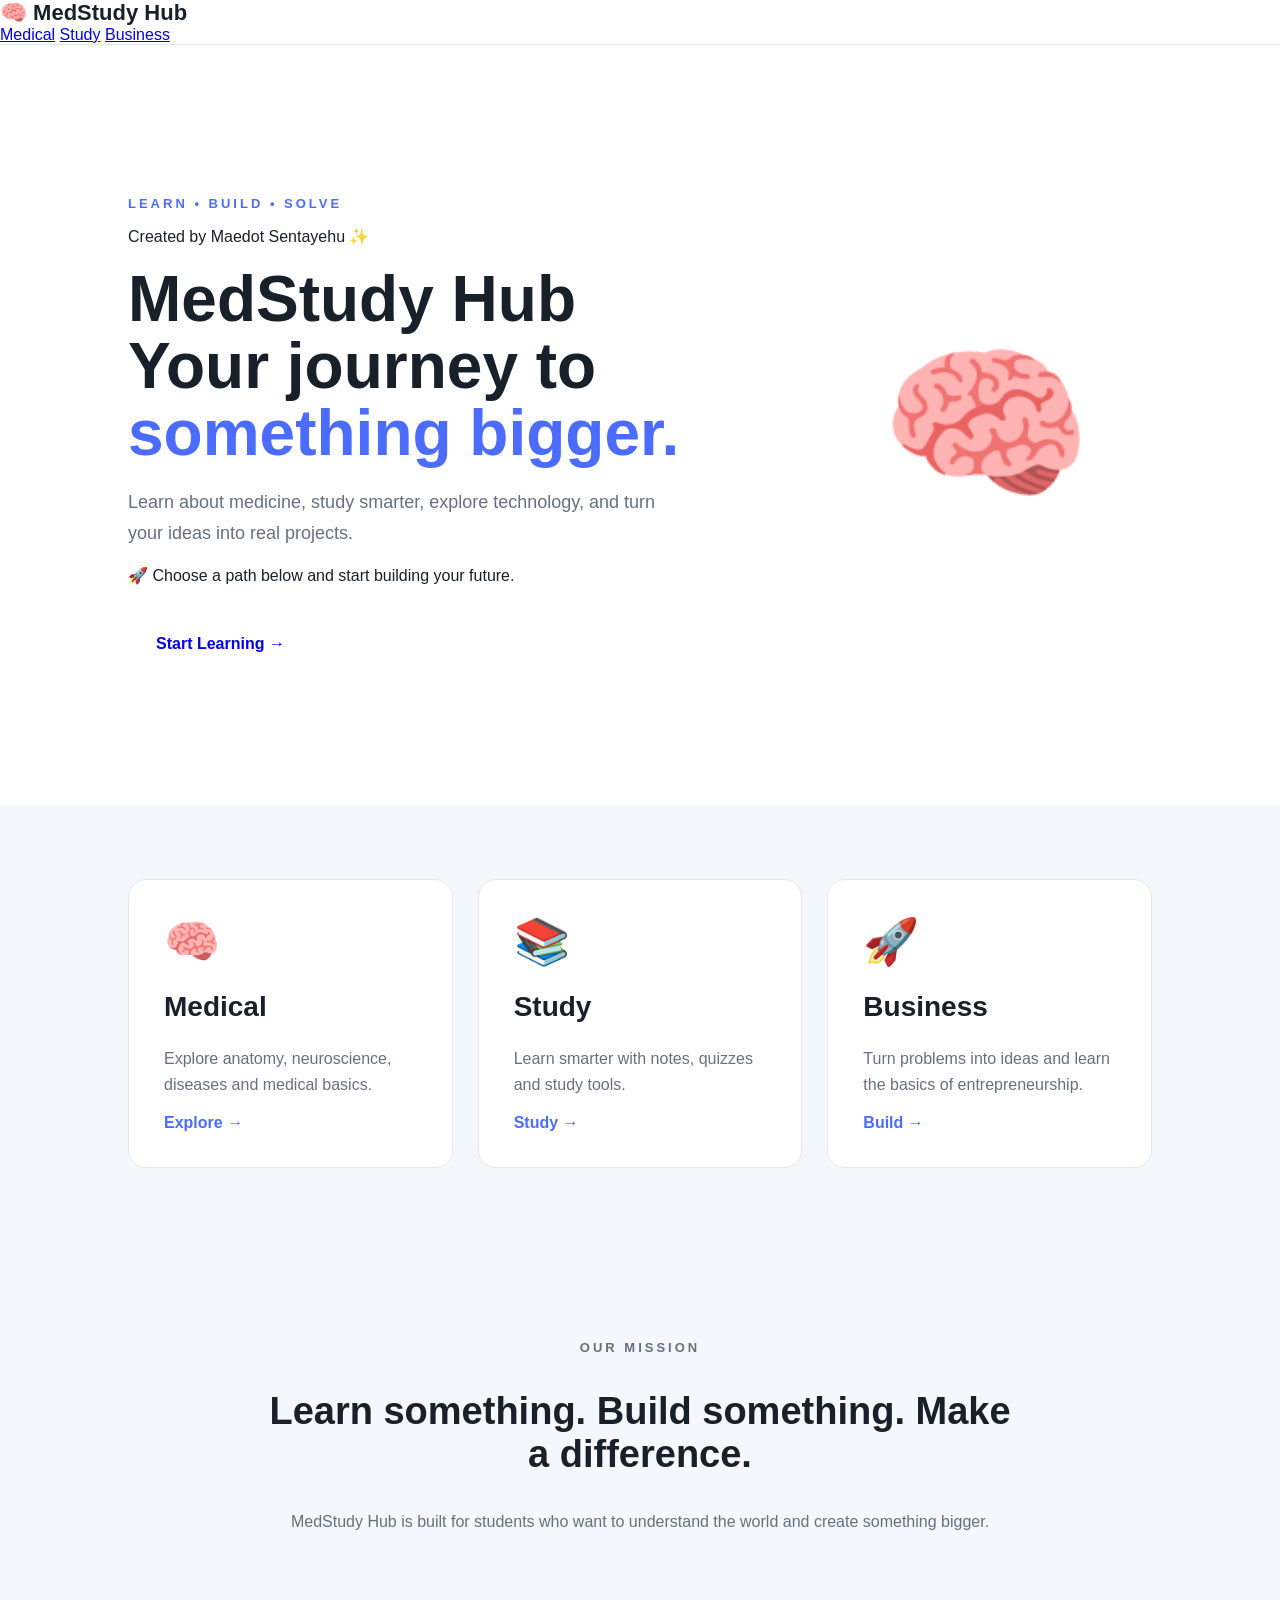
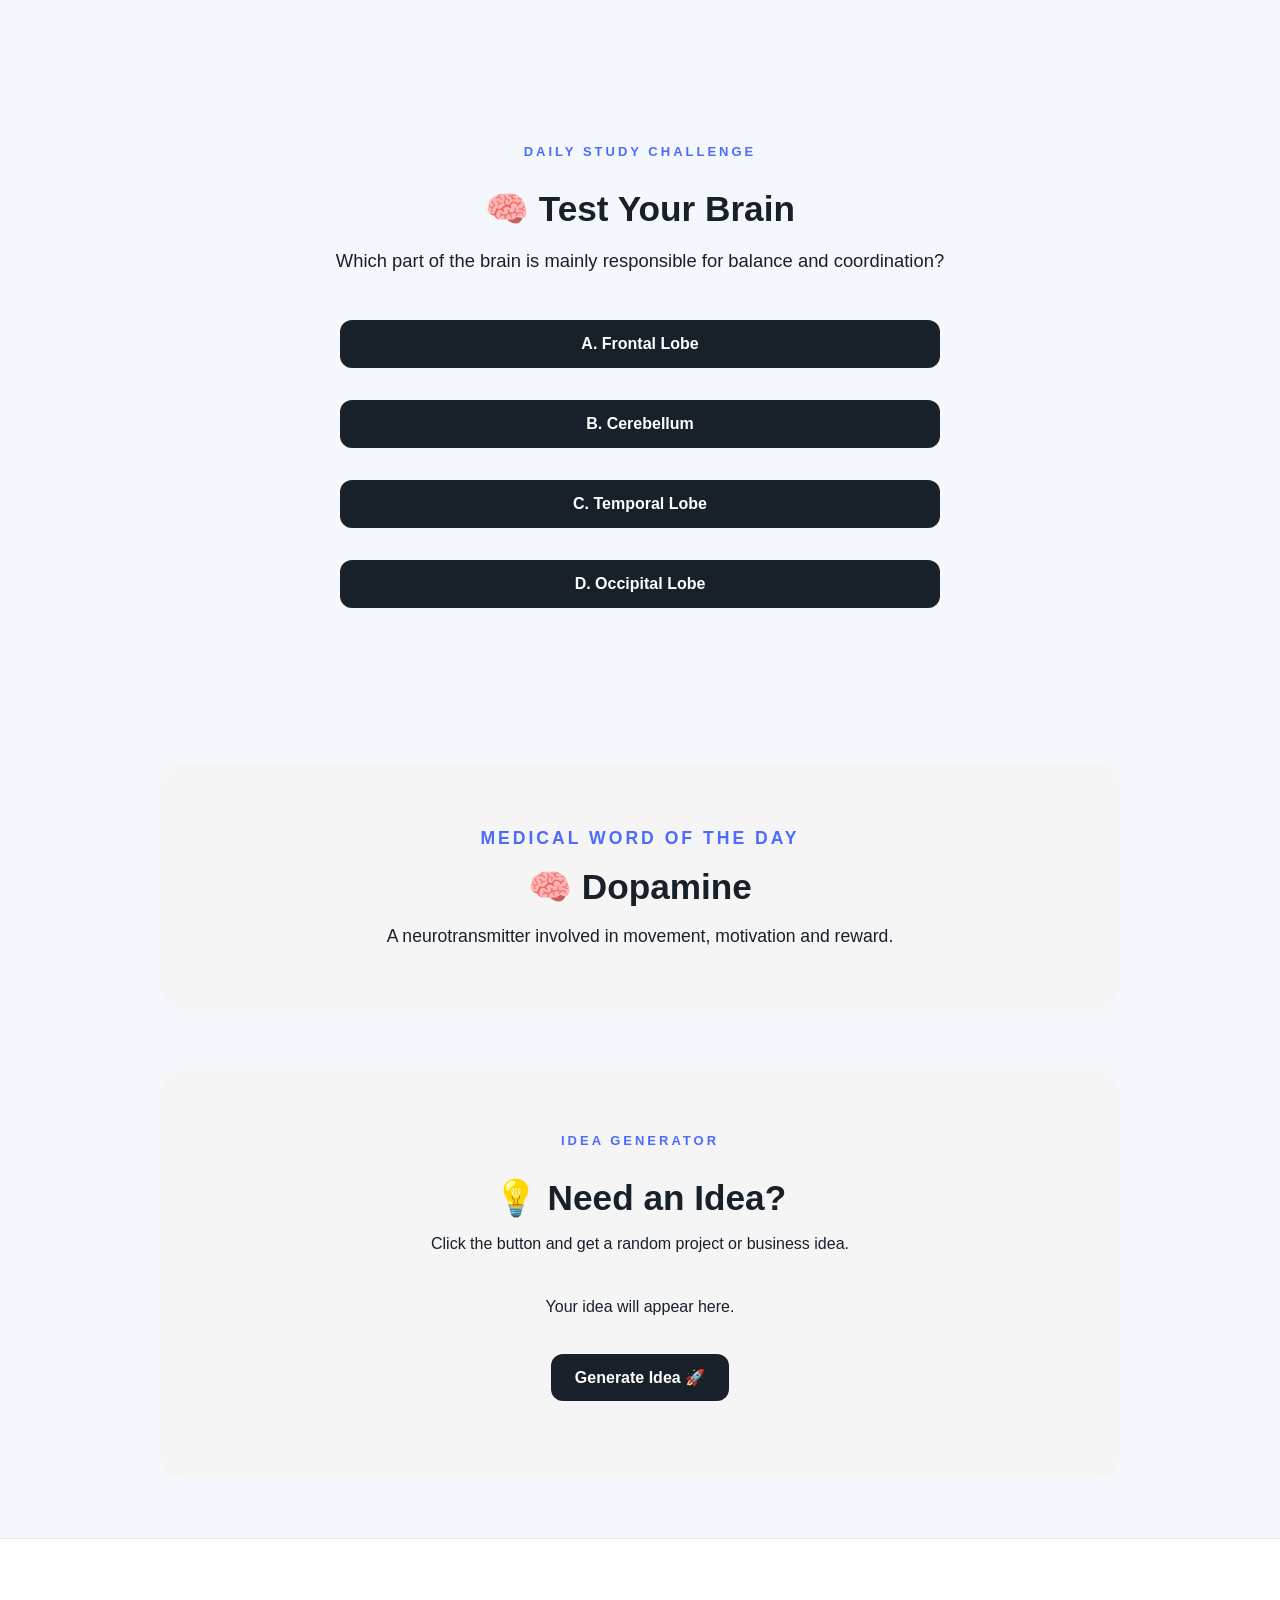
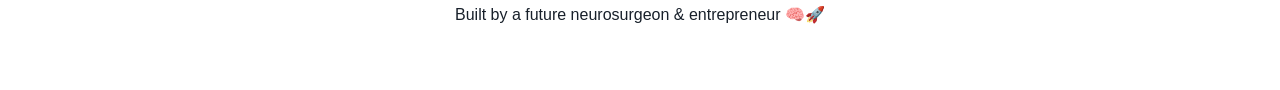
<file: index.html>
<!DOCTYPE html>
<html lang="en">
<head>
    <meta name="google-site-verification" content="9hBXr6Q60UZRDJuFehzeJ1LkYHriDL4Oe-Ecz3sItZ4" />
    <meta name="p:domain_verify" content="df0fb2022c448bd8f40311ca97ab864b"/>
    <meta charset="UTF-8">
    <meta name="viewport" content="width=device-width, initial-scale=1.0">
    <title>MedStudy hub| Medical Learning, Study & Business</title>
    <link rel="stylesheet" href="style.css">
    <meta name="description" content="MedStudy Hub — Learn medicine, study smarter, explore business, technology, and build your future.">
</head>

<body>

    <header>
        <div class="logo">🧠 MedStudy Hub</div>

        <nav>
            <a href="#medical">Medical</a>
            <a href="study.html">Study</a>
            <a href="business.html">Business</a>
        </nav>
    </header>

    <main>

        <section class="hero">
            <div>
                <p class="small-title">LEARN • BUILD • SOLVE</p>
                <p>Created by Maedot Sentayehu ✨</p>

                <h1>
                    MedStudy Hub<br>
                    Your journey to<br>
                    <span>something bigger.</span>
                </h1>

                <p class="description">
                    Learn about medicine, study smarter,
                    explore technology, and turn your ideas
                    into real projects.
                    
                   </p>

                <p id="welcome-message"></p>

               <a href="brain.html" class="hero-button">Start Learning →</a>
            </div>

            <div class="brain">
                🧠
            </div>
        </section>

        <section class="cards">

            <div class="card" id="medical">
                <div class="icon">🧠</div>
                <h2>Medical</h2>
                <p>
                    Explore anatomy, neuroscience,
                    diseases and medical basics.
                </p>
                <a href="brain.html">Explore →</a>
            </div>

            <div class="card" id="study">
                <div class="icon">📚</div>
                <h2>Study</h2>
                <p>
                    Learn smarter with notes,
                    quizzes and study tools.
                </p>
                <a href="study.html">Study →</a>
            </div>

            <div class="card" id="business">
                <div class="icon">🚀</div>
                <h2>Business</h2>
                <p>
                    Turn problems into ideas and
                    learn the basics of entrepreneurship.
                </p>
                <a href="business.html">Build →</a>
            </div>

        </section>

        <section class="mission">
            <p class="small-title">OUR MISSION</p>
            <h2>Learn something. Build something. Make a difference.</h2>
            <p>
                MedStudy Hub is built for students who want
                to understand the world and create something bigger.
            </p>
        </section>
       <!-- DAILY STUDY CHALLENGE -->
<section class="daily-challenge">

    <p class="small-title">DAILY STUDY CHALLENGE</p>

    <h2>🧠 Test Your Brain</h2>

    <p class="challenge-question">
        Which part of the brain is mainly responsible for balance and coordination?
    </p>

    <div class="challenge-options">
        <button onclick="checkAnswer(this, false)">A. Frontal Lobe</button>
        <button onclick="checkAnswer(this, true)">B. Cerebellum</button>
        <button onclick="checkAnswer(this, false)">C. Temporal Lobe</button>
        <button onclick="checkAnswer(this, false)">D. Occipital Lobe</button>
    </div>

    <p id="challenge-result"></p>

</section>


<!-- MEDICAL WORD OF THE DAY -->
<section class="word-of-day">

    <p class="small-title">MEDICAL WORD OF THE DAY</p>

    <h2 id="medical-word">Loading...</h2>

    <p id="word-definition"></p>

</section>


<!-- IDEA GENERATOR -->
<section class="idea-generator">

    <p class="small-title">IDEA GENERATOR</p>

    <h2>💡 Need an Idea?</h2>

    <p>Click the button and get a random project or business idea.</p>

    <div class="idea-box">
        <p id="idea-text">Your idea will appear here.</p>

        <button onclick="generateIdea()">Generate Idea 🚀</button>
    </div>

</section>

    </main>

    <footer>
        <p>Built by a future neurosurgeon & entrepreneur 🧠🚀</p>
    </footer>

    <script src="./script.js?v=2"></script>
    <script>
        document.getElementById("welcome-message").textContent =
            "🚀 Choose a path below and start building your future.";
        </script>
</body>
</html>
</file>
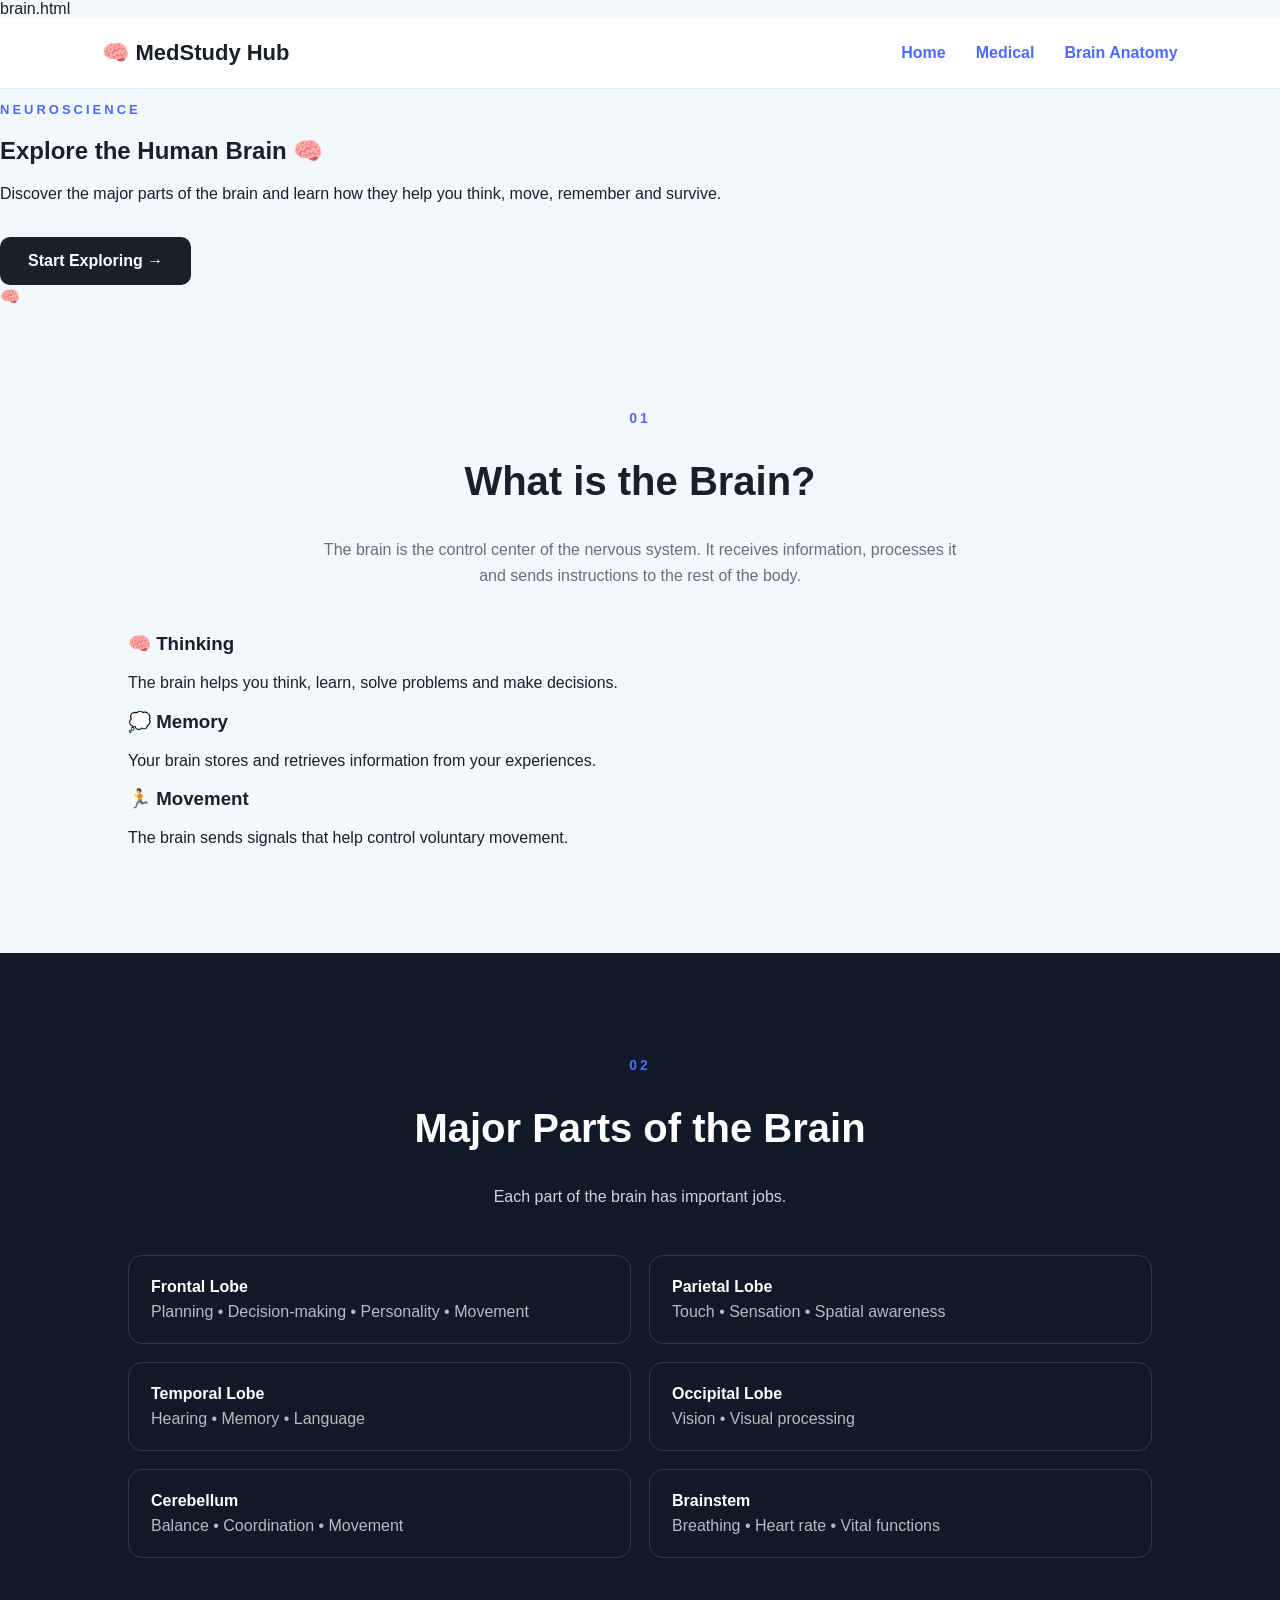
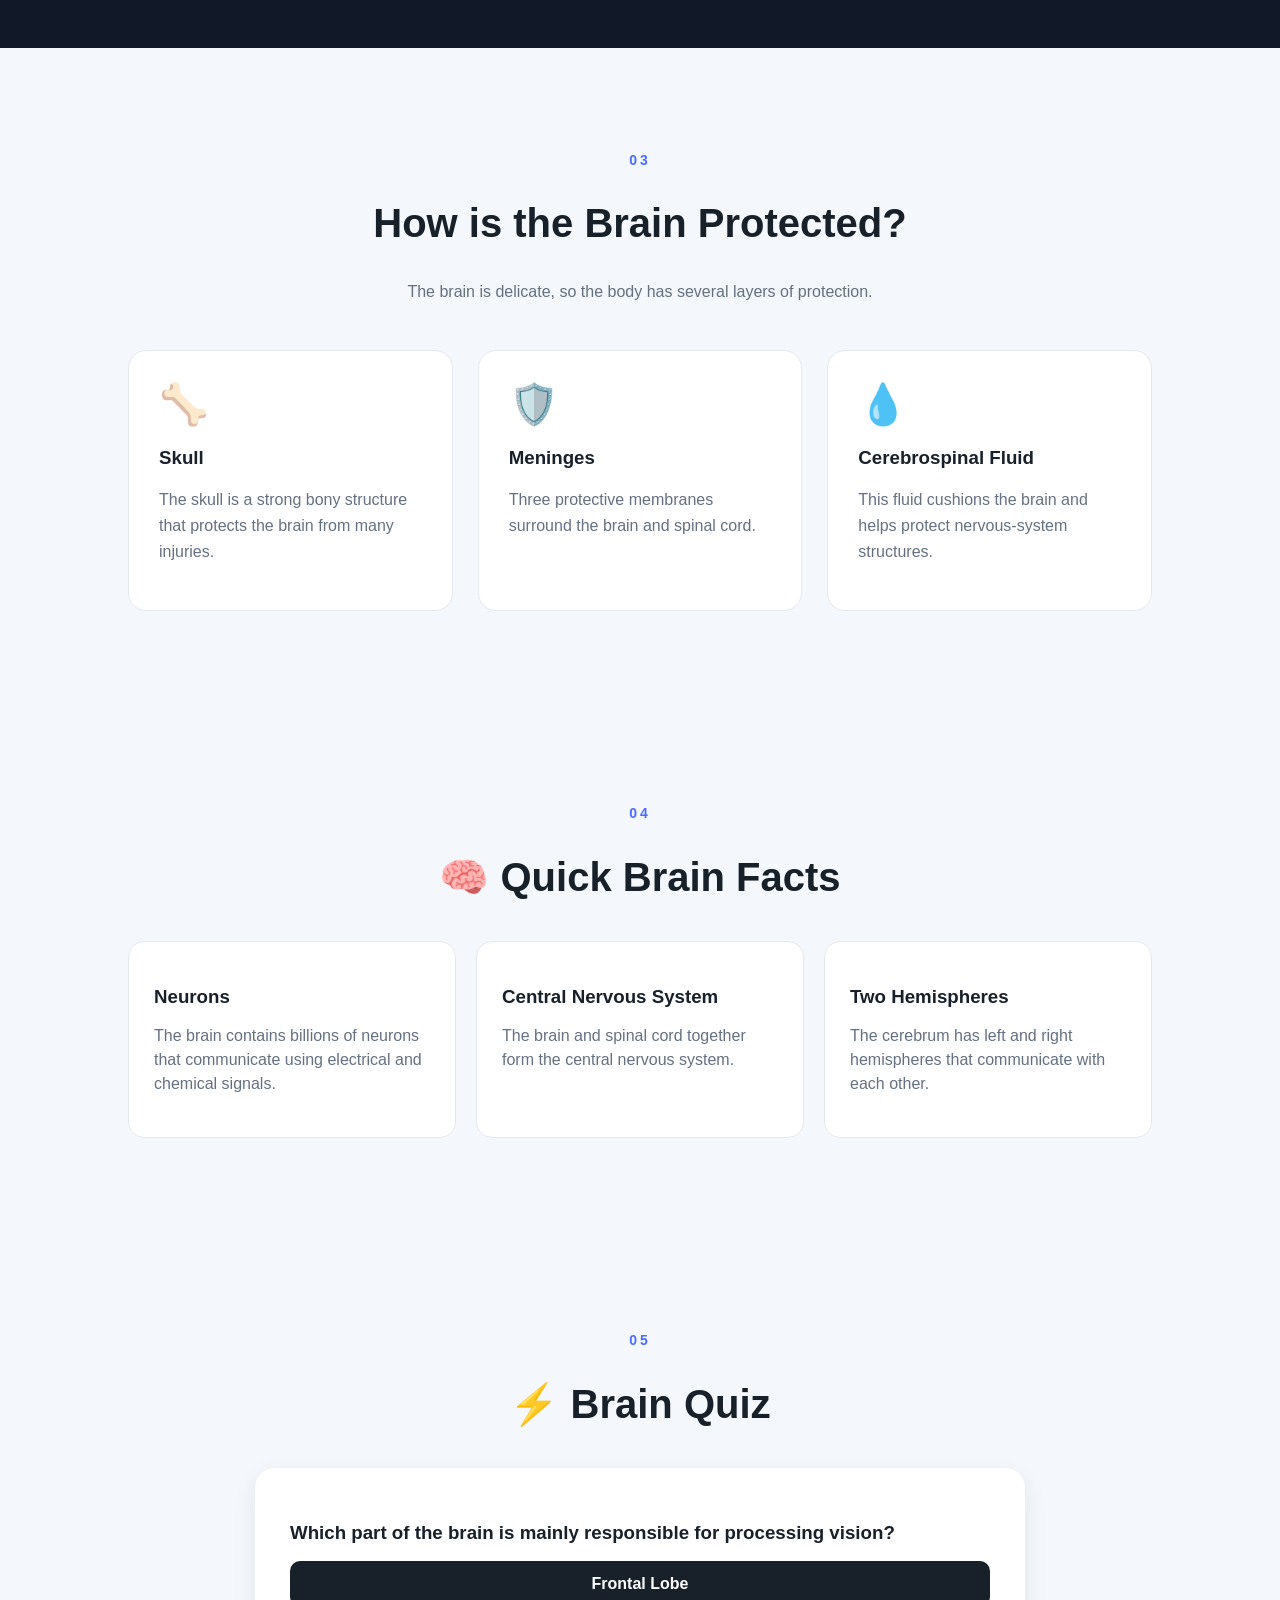
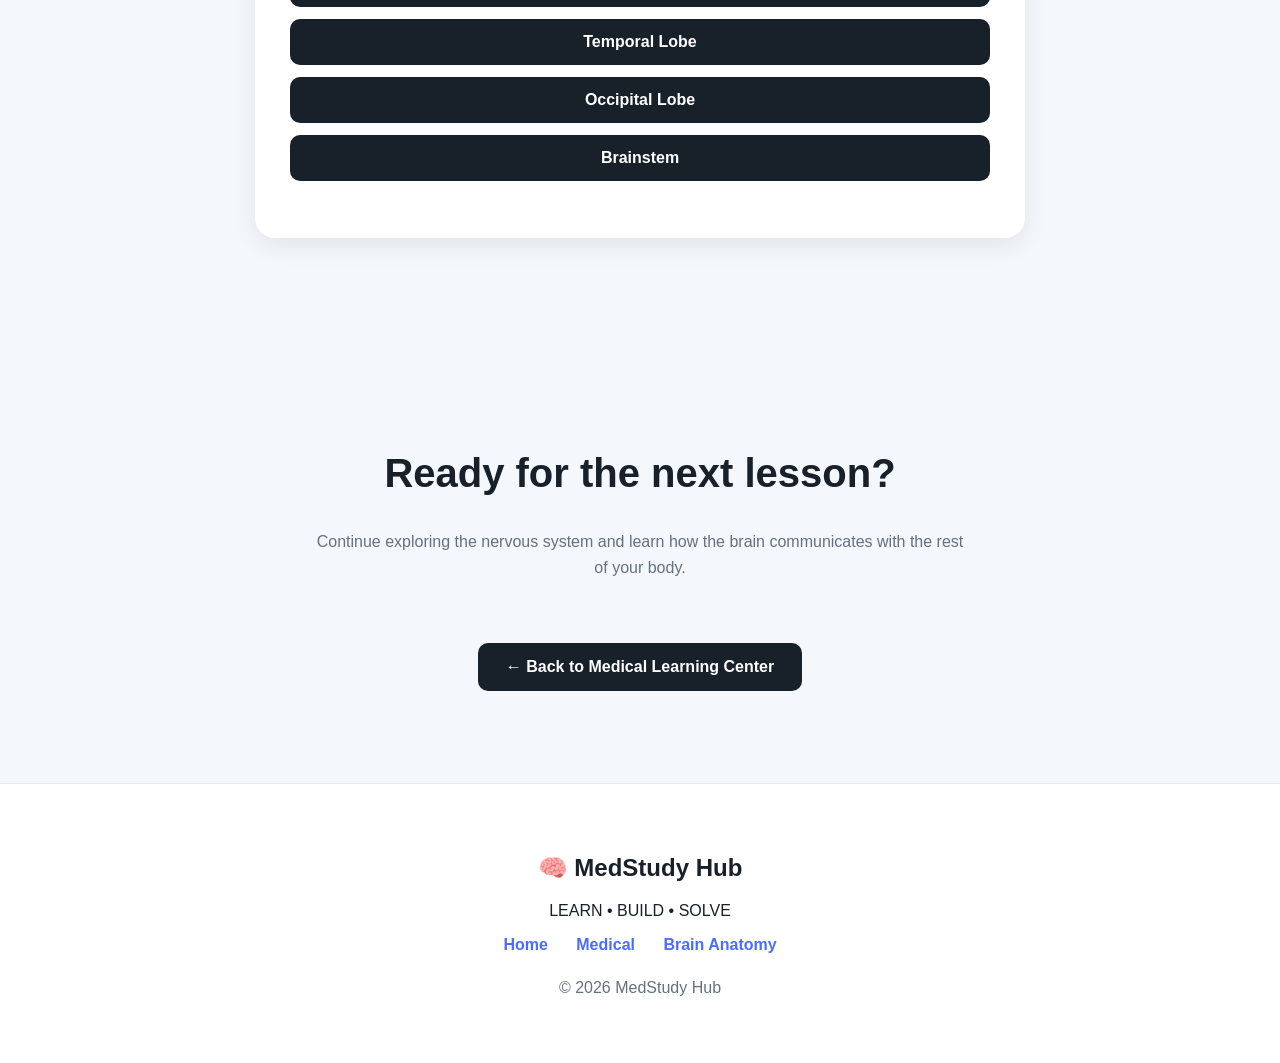
<file: brain.html>
brain.html
<!DOCTYPE html>

<html lang="en"> <head> <meta charset="UTF-8"> <meta name="viewport" content="width=device-width, initial-scale=1.0">

<title>Brain Anatomy | MedStudy Hub</title>

<link rel="stylesheet" href="style.css">

</head>

<body>

<!-- HEADER -->
<header>
    <nav class="navbar">

        <a href="index.html" class="logo">🧠 MedStudy Hub</a>

        <div class="nav-links">
            <a href="index.html">Home</a>
            <a href="medical.html">Medical</a>
            <a href="brain.html">Brain Anatomy</a>
        </div>

    </nav>
</header>


<!-- HERO -->
<section class="brain-page-hero">

    <div>
        <p class="eyebrow">NEUROSCIENCE</p>

        <h1>Explore the Human Brain 🧠</h1>

        <p>
            Discover the major parts of the brain and learn
            how they help you think, move, remember and survive.
        </p>

        <a href="#brain-parts" class="button">
            Start Exploring →
        </a>
    </div>

    <div class="brain-emoji">
        🧠
    </div>

</section>


<!-- INTRODUCTION -->
<section class="learning-section">

    <p class="section-number">01</p>

    <h2>What is the Brain?</h2>

    <p class="section-intro">
        The brain is the control center of the nervous system.
        It receives information, processes it and sends instructions
        to the rest of the body.
    </p>

    <div class="brain-facts">

        <div class="fact-card">
            <h3>🧠 Thinking</h3>
            <p>
                The brain helps you think, learn, solve problems
                and make decisions.
            </p>
        </div>

        <div class="fact-card">
            <h3>💭 Memory</h3>
            <p>
                Your brain stores and retrieves information
                from your experiences.
            </p>
        </div>

        <div class="fact-card">
            <h3>🏃 Movement</h3>
            <p>
                The brain sends signals that help control
                voluntary movement.
            </p>
        </div>

    </div>

</section>


<!-- BRAIN PARTS -->
<section class="learning-section dark-section" id="brain-parts">

    <p class="section-number">02</p>

    <h2>Major Parts of the Brain</h2>

    <p class="section-intro">
        Each part of the brain has important jobs.
    </p>

    <div class="brain-parts">

        <div>
            <strong>Frontal Lobe</strong>
            <span>
                Planning • Decision-making • Personality • Movement
            </span>
        </div>

        <div>
            <strong>Parietal Lobe</strong>
            <span>
                Touch • Sensation • Spatial awareness
            </span>
        </div>

        <div>
            <strong>Temporal Lobe</strong>
            <span>
                Hearing • Memory • Language
            </span>
        </div>

        <div>
            <strong>Occipital Lobe</strong>
            <span>
                Vision • Visual processing
            </span>
        </div>

        <div>
            <strong>Cerebellum</strong>
            <span>
                Balance • Coordination • Movement
            </span>
        </div>

        <div>
            <strong>Brainstem</strong>
            <span>
                Breathing • Heart rate • Vital functions
            </span>
        </div>

    </div>

</section>


<!-- BRAIN PROTECTION -->
<section class="learning-section">

    <p class="section-number">03</p>

    <h2>How is the Brain Protected?</h2>

    <p class="section-intro">
        The brain is delicate, so the body has several layers
        of protection.
    </p>

    <div class="system-grid">

        <div class="system-card">
            <span>🦴</span>
            <h3>Skull</h3>
            <p>
                The skull is a strong bony structure that protects
                the brain from many injuries.
            </p>
        </div>

        <div class="system-card">
            <span>🛡️</span>
            <h3>Meninges</h3>
            <p>
                Three protective membranes surround the brain
                and spinal cord.
            </p>
        </div>

        <div class="system-card">
            <span>💧</span>
            <h3>Cerebrospinal Fluid</h3>
            <p>
                This fluid cushions the brain and helps protect
                nervous-system structures.
            </p>
        </div>

    </div>

</section>


<!-- QUICK FACTS -->
<section class="learning-section">

    <p class="section-number">04</p>

    <h2>🧠 Quick Brain Facts</h2>

    <div class="terms-grid">

        <div class="term-card">
            <h3>Neurons</h3>
            <p>
                The brain contains billions of neurons that communicate
                using electrical and chemical signals.
            </p>
        </div>

        <div class="term-card">
            <h3>Central Nervous System</h3>
            <p>
                The brain and spinal cord together form the central
                nervous system.
            </p>
        </div>

        <div class="term-card">
            <h3>Two Hemispheres</h3>
            <p>
                The cerebrum has left and right hemispheres that
                communicate with each other.
            </p>
        </div>

    </div>

</section>


<!-- QUIZ -->
<section class="learning-section">

    <p class="section-number">05</p>

    <h2>⚡ Brain Quiz</h2>

    <div class="quiz-card">

        <h3>
            Which part of the brain is mainly responsible
            for processing vision?
        </h3>
    
        <button onclick="checkAnswer(this, false)">Frontal Lobe</button>
        <button onclick="checkAnswer(this, false)">Temporal Lobe</button>
        <button onclick="checkAnswer(this, true)">Occipital Lobe</button>
        <button onclick="checkAnswer(this, false)">Brainstem</button>
    
        <p class="quiz-answer" id="quiz-result"></p>
    

    </div>

</section>


<!-- NEXT LESSON -->
<section class="learning-section">

    <h2>Ready for the next lesson?</h2>

    <p class="section-intro">
        Continue exploring the nervous system and learn how
        the brain communicates with the rest of your body.
    </p>

    <div style="text-align: center;">
        <a href="medical.html" class="button">
            ← Back to Medical Learning Center
        </a>
    </div>

</section>


<!-- FOOTER -->
<footer>

    <h2>🧠 MedStudy Hub</h2>

    <p>LEARN • BUILD • SOLVE</p>

    <div>
        <a href="index.html">Home</a>
        <a href="medical.html">Medical</a>
        <a href="brain.html">Brain Anatomy</a>
    </div>

    <p class="copyright">
        © 2026 MedStudy Hub
    </p>

</footer>
<script>
    function checkAnswer(button, correct) {
        const result = document.getElementById("quiz-result");
    
        if (correct) {
            result.textContent = "🎉 Correct! The occipital lobe processes visual information.";
        } else {
            result.textContent = "❌ Not quite. Try again!";
        }
    }
    </script>

</body> 
</html>
</file>
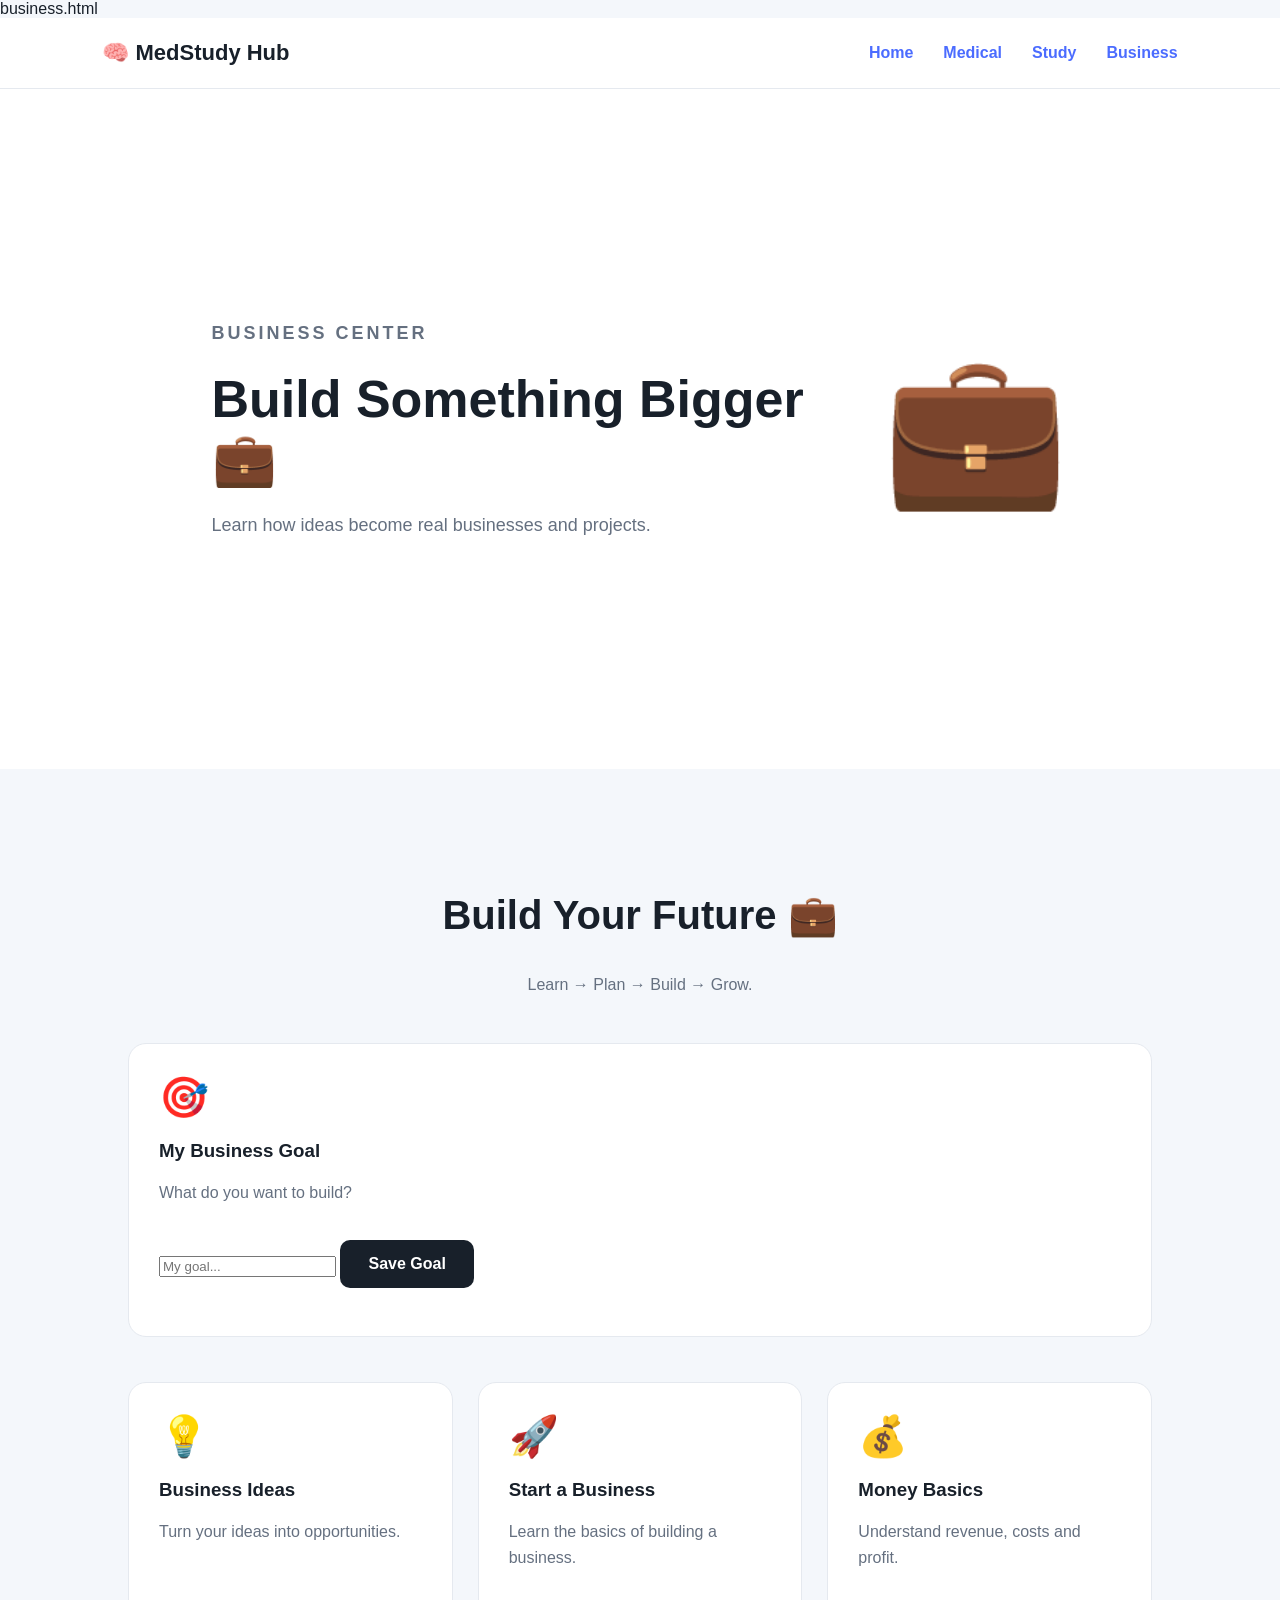
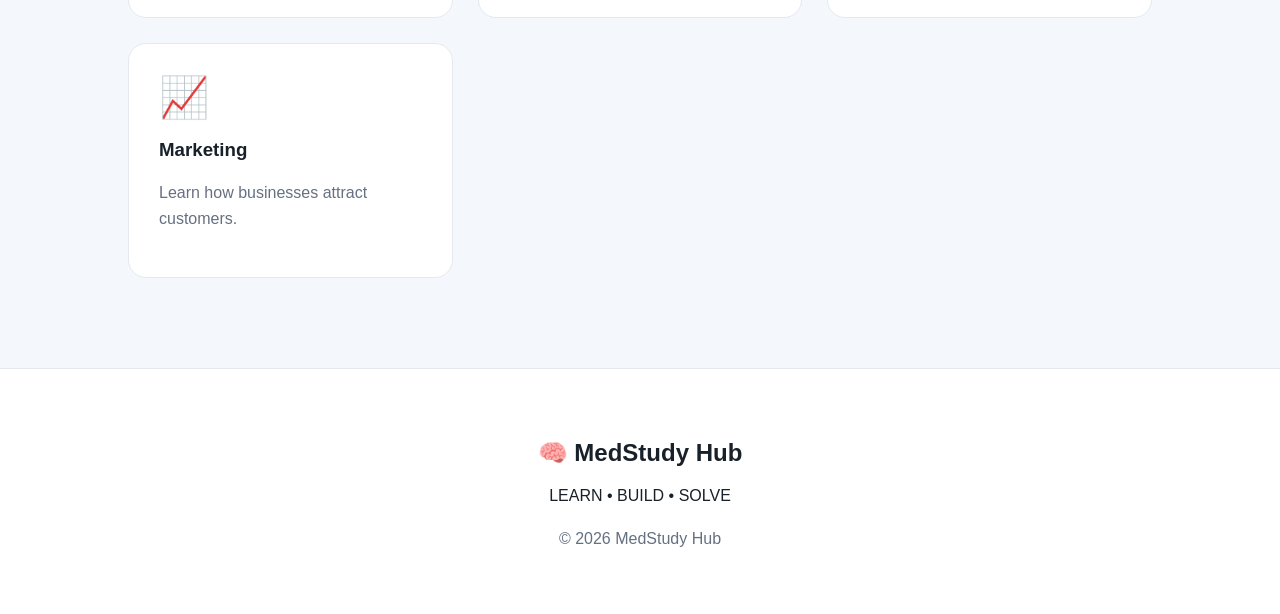
<file: business.html>
business.html
<!DOCTYPE html>
<html lang="en">
<head>
    <meta charset="UTF-8">
    <meta name="viewport" content="width=device-width, initial-scale=1.0">
    <title>Business ideas | MedStudy Hub</title>
    <meta name="description" content="Learn business basics, explore business ideas, understand money, and discover marketing with MedStudy Hub.">
    <link rel="stylesheet" href="style.css">
</head>

<body>

<header>
    <nav class="navbar">
        <a href="index.html" class="logo">🧠 MedStudy Hub</a>
        <div class="nav-links">
            <a href="index.html">Home</a>
            <a href="brain.html">Medical</a>
            <a href="study.html">Study</a>
            <a href="business.html">Business</a>
        </div>
    </nav>
</header>

<section class="medical-hero">
    <div class="hero-text">
        <p class="eyebrow">BUSINESS CENTER</p>
        <h1>Build Something Bigger 💼</h1>
        <p>Learn how ideas become real businesses and projects.</p>
    </div>
    <div class="hero-brain">💼</div>
</section>

<section class="learning-section">
    <h2>Build Your Future 💼</h2>
<p class="section-intro">Learn → Plan → Build → Grow.</p>
<div class="system-card">
    <span>🎯</span>
    <h3>My Business Goal</h3>
    <p>What do you want to build?</p>
    <input type="text" id="goal" placeholder="My goal...">
    <button onclick="saveGoal()">Save Goal</button>
    <p id="goalSaved"></p>
</div>

    <div class="system-grid">

        <div class="system-card"onclick="location.href='ideas.html'">
            <span>💡</span>
            <h3>Business Ideas</h3>
            <p>Turn your ideas into opportunities.</p>
        </div>

        <div class="system-card"onclick="location.href='start-business.html'">
            <span>🚀</span>
            <h3>Start a Business</h3>
            <p>Learn the basics of building a business.</p>
        </div>

        <div class="system-card"onclick="location.href='money.html'">
            <span>💰</span>
            <h3>Money Basics</h3>
            <p>Understand revenue, costs and profit.</p>
        </div>

        <div class="system-card" onclick="location.href='marketing.html'">
            <span>📈</span>
            <h3>Marketing</h3>
            <p>Learn how businesses attract customers.</p>
        </div>

    </div>
</section>

<footer>
    <h2>🧠 MedStudy Hub</h2>
    <p>LEARN • BUILD • SOLVE</p>
    <p class="copyright">© 2026 MedStudy Hub</p>
</footer>
<script>
function saveGoal() {
    const goal = document.getElementById("goal").value.trim();

    if (goal === "") {
        document.getElementById("goalSaved").textContent =
            "⚠️ Please enter a goal first.";
        return;
    }

    localStorage.setItem("businessGoal", goal);

    document.getElementById("goalSaved").textContent =
        "✅ Goal saved!";
}

window.addEventListener("load", function () {
    const savedGoal = localStorage.getItem("businessGoal");

    if (savedGoal !== null) {
        document.getElementById("goal").value = savedGoal;
        document.getElementById("goalSaved").textContent =
            "✅ Your saved goal";
    }
});
</script>

</body>
</html>
</file>
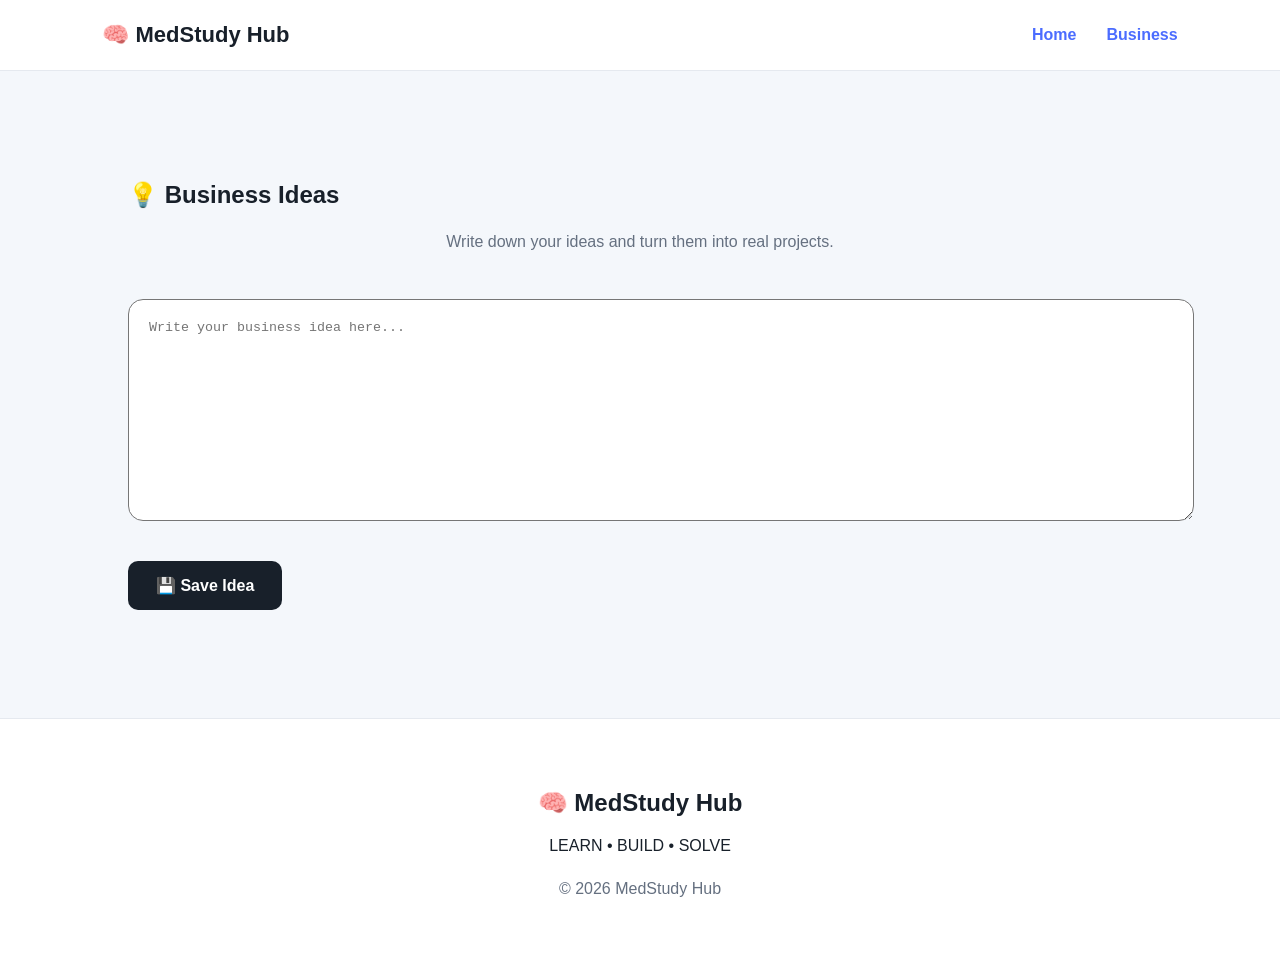
<file: ideas.html>
<!DOCTYPE html>
<html lang="en">
<head>
    <meta charset="UTF-8">
    <meta name="viewport" content="width=device-width, initial-scale=1.0">
    <title>Business Ideas | MedStudy Hub</title>
    <meta name="description" content="Explore business ideas and learn how to turn creative ideas into real projects with MedStudy Hub.">
    <link rel="stylesheet" href="style.css">
</head>

<body>

<header>
    <nav class="navbar">
        <a href="index.html" class="logo">🧠 MedStudy Hub</a>

        <div class="nav-links">
            <a href="index.html">Home</a>
            <a href="business.html">Business</a>
        </div>
    </nav>
</header>

<section class="learning-section">

    <h1>💡 Business Ideas</h1>

    <p class="section-intro">
        Write down your ideas and turn them into real projects.
    </p>

    <textarea
        id="idea"
        rows="12"
        style="width:100%; padding:20px; border-radius:15px;"
        placeholder="Write your business idea here..."
    ></textarea>

    <br><br>

    <button id="saveIdeaButton">💾 Save Idea</button>

    <p id="saved"></p>

</section>

<footer>
    <h2>🧠 MedStudy Hub</h2>
    <p>LEARN • BUILD • SOLVE</p>
    <p class="copyright">© 2026 MedStudy Hub</p>
</footer>

<script>

const ideaInput = document.getElementById("idea");
const saveButton = document.getElementById("saveIdeaButton");
const savedMessage = document.getElementById("saved");


function saveIdea() {

    const idea = ideaInput.value.trim();

    if (idea === "") {
        savedMessage.textContent =
            "⚠️ Please write an idea first.";
        return;
    }

    localStorage.setItem("businessIdea", idea);

    savedMessage.textContent =
        "✅ Idea saved!";
}


saveButton.addEventListener("click", saveIdea);


window.addEventListener("DOMContentLoaded", function () {

    const savedIdea = localStorage.getItem("businessIdea");

    if (savedIdea) {

        ideaInput.value = savedIdea;

        savedMessage.textContent =
            "✅ Your saved idea";

    }

});

</script>

</body>
</html>
</file>
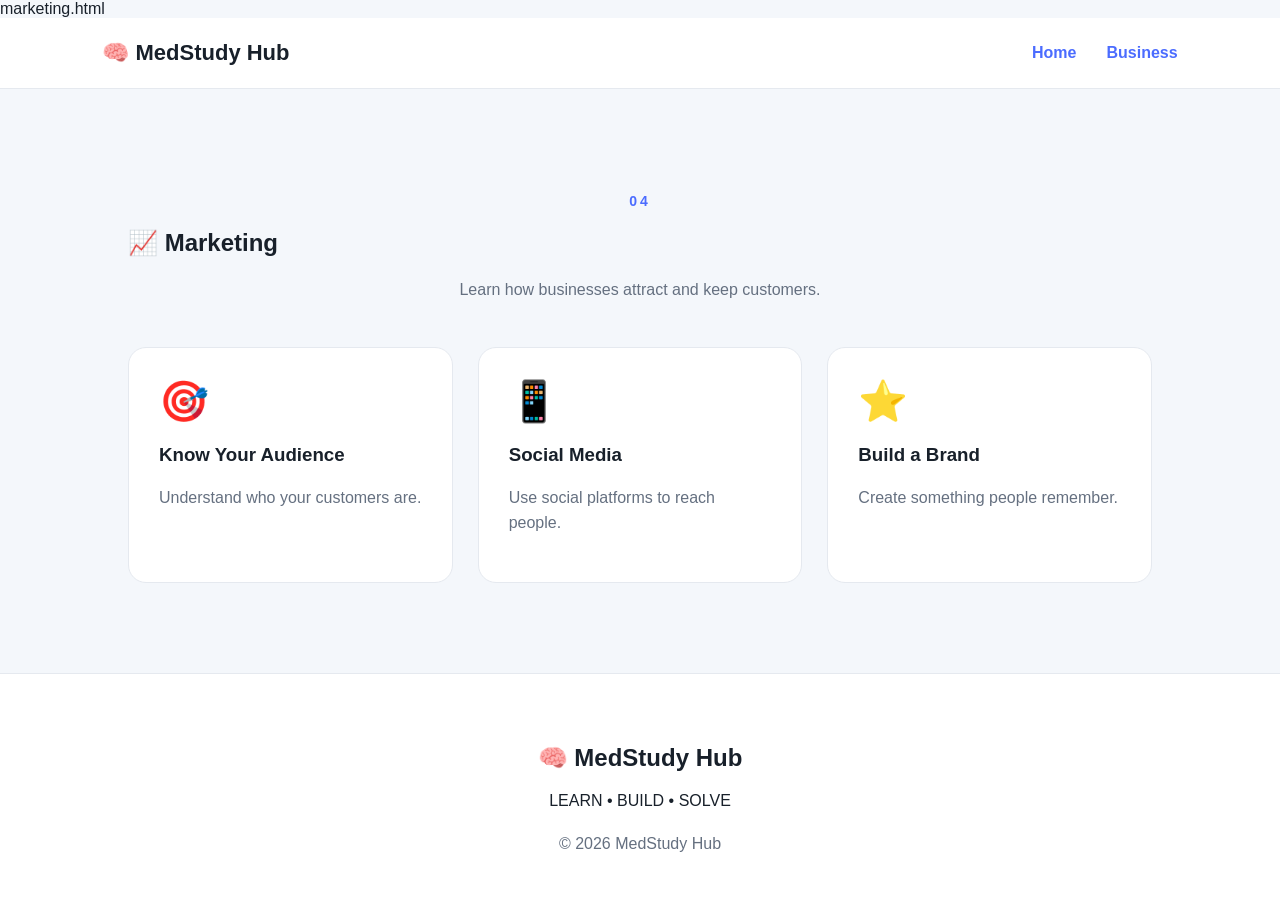
<file: marketing.html>
marketing.html
<!DOCTYPE html>
<html lang="en">
<head>
    <meta charset="UTF-8">
    <meta name="viewport" content="width=device-width, initial-scale=1.0">
    <title>Marketing | MedStudy Hub</title>
    <meta name="description" content="Learn marketing basics, understand your audience, use social media, and build a strong brand with MedStudy Hub.">
    <link rel="stylesheet" href="style.css">
</head>

<body>

<header>
    <nav class="navbar">
        <a href="index.html" class="logo">🧠 MedStudy Hub</a>
        <div class="nav-links">
            <a href="index.html">Home</a>
            <a href="business.html">Business</a>
        </div>
    </nav>
</header>

<section class="learning-section">
    <p class="section-number">04</p>
    <h1>📈 Marketing</h1>
    <p class="section-intro">Learn how businesses attract and keep customers.</p>

    <div class="system-grid">

        <div class="system-card">
            <span>🎯</span>
            <h3>Know Your Audience</h3>
            <p>Understand who your customers are.</p>
        </div>

        <div class="system-card">
            <span>📱</span>
            <h3>Social Media</h3>
            <p>Use social platforms to reach people.</p>
        </div>

        <div class="system-card">
            <span>⭐</span>
            <h3>Build a Brand</h3>
            <p>Create something people remember.</p>
        </div>

    </div>
</section>

<footer>
    <h2>🧠 MedStudy Hub</h2>
    <p>LEARN • BUILD • SOLVE</p>
    <p class="copyright">© 2026 MedStudy Hub</p>
</footer>

</body>
</html>
</file>
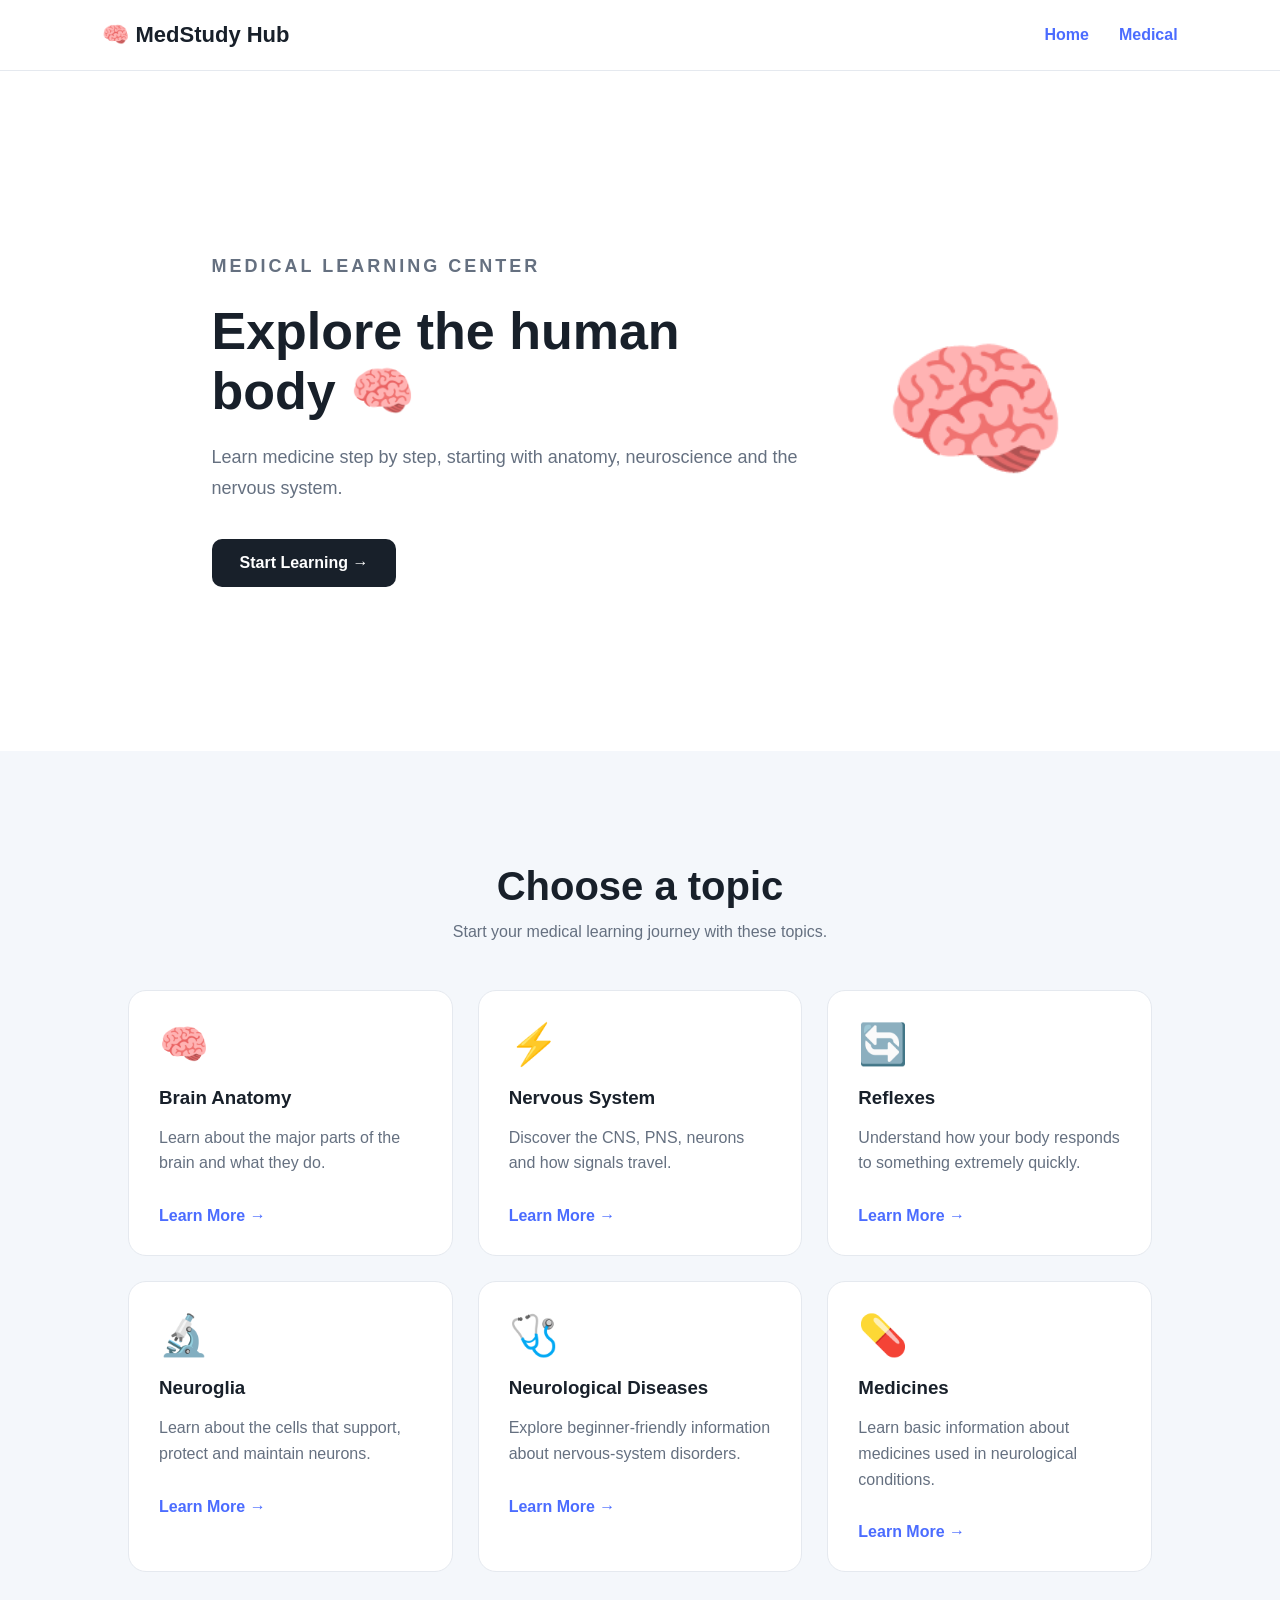
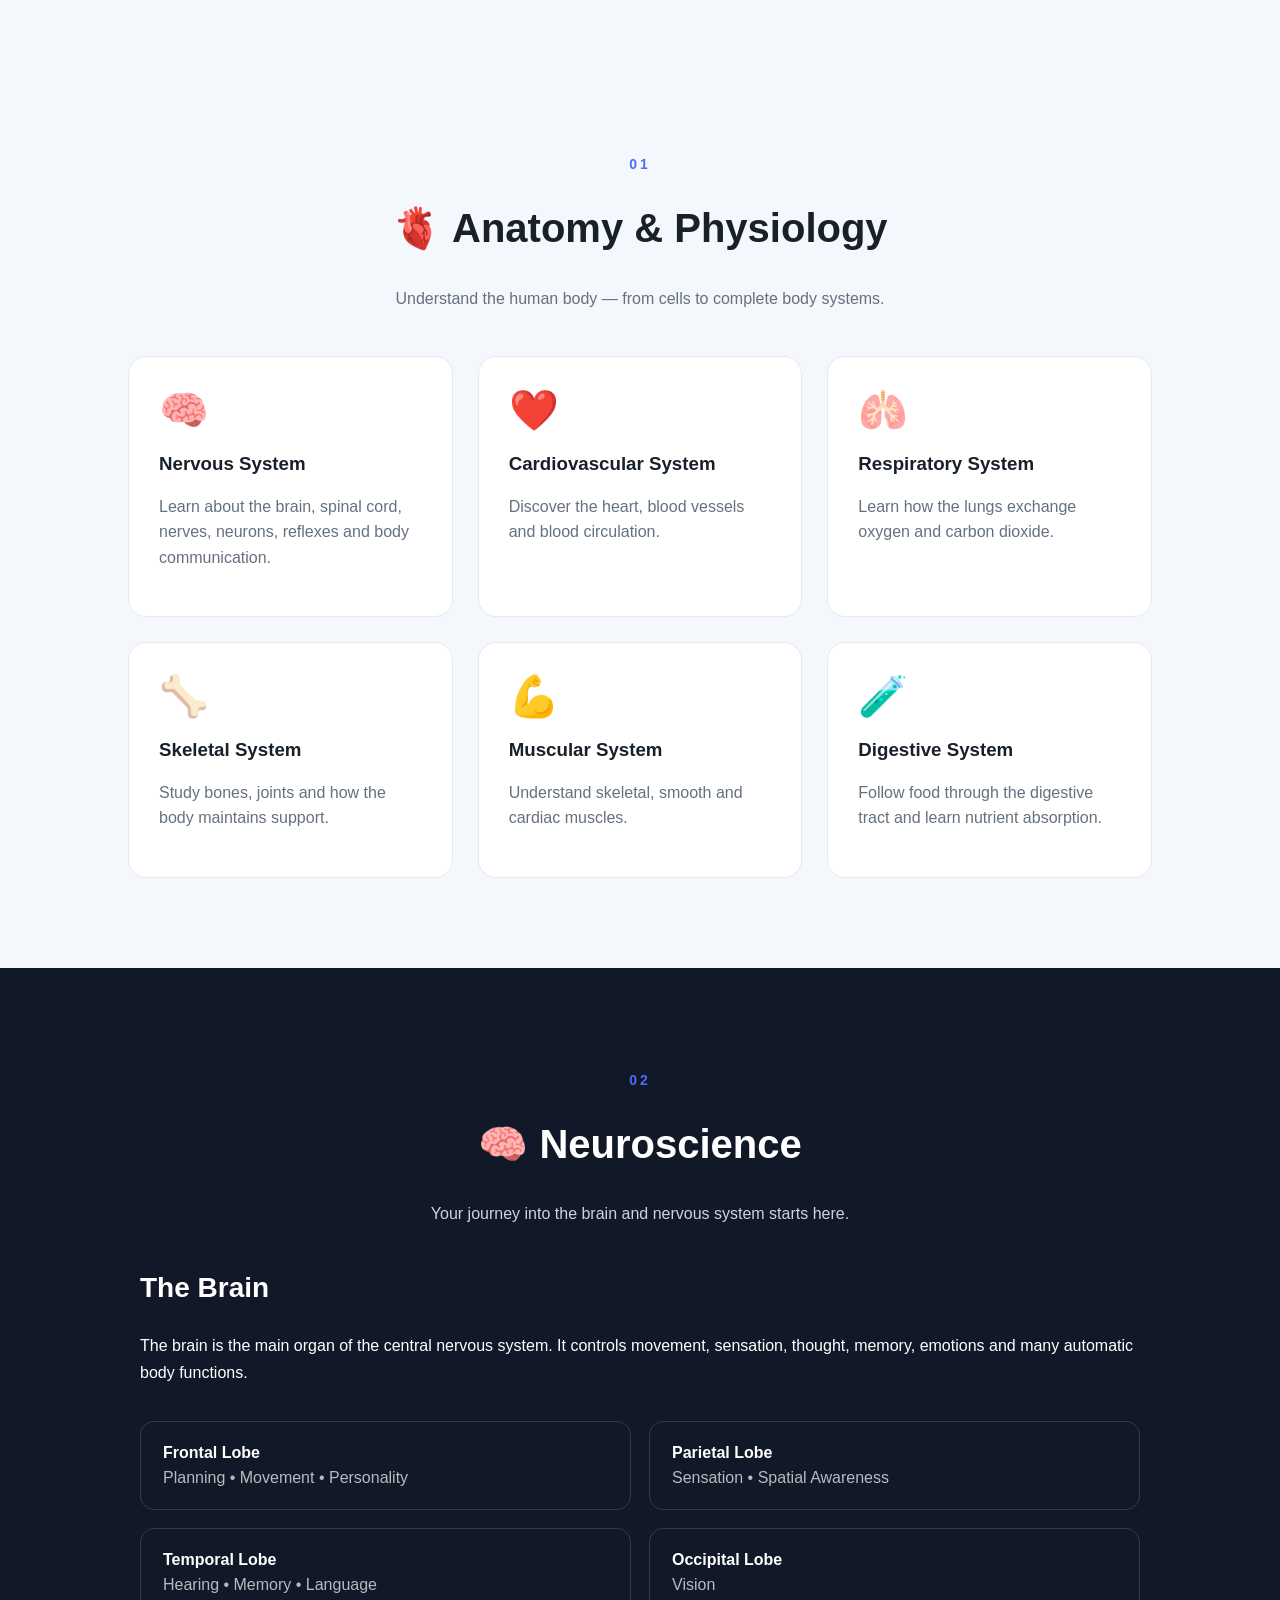
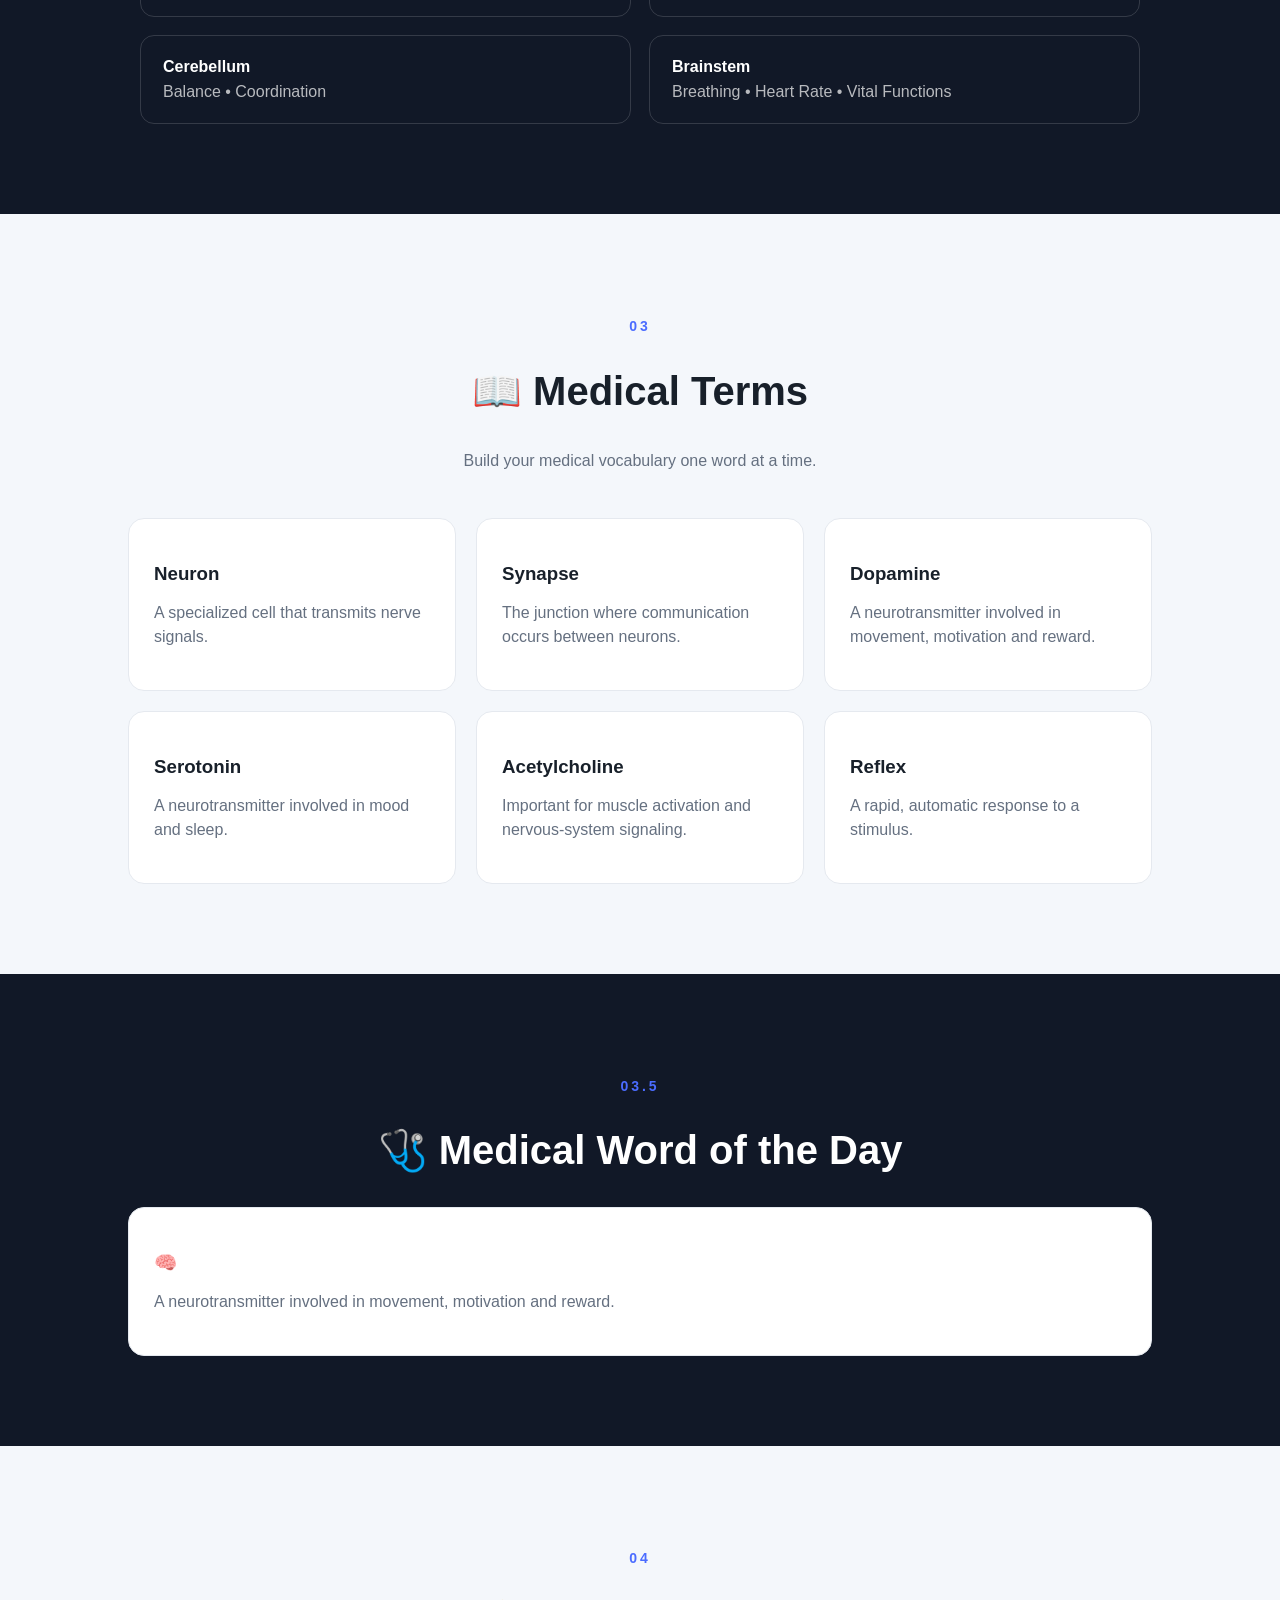
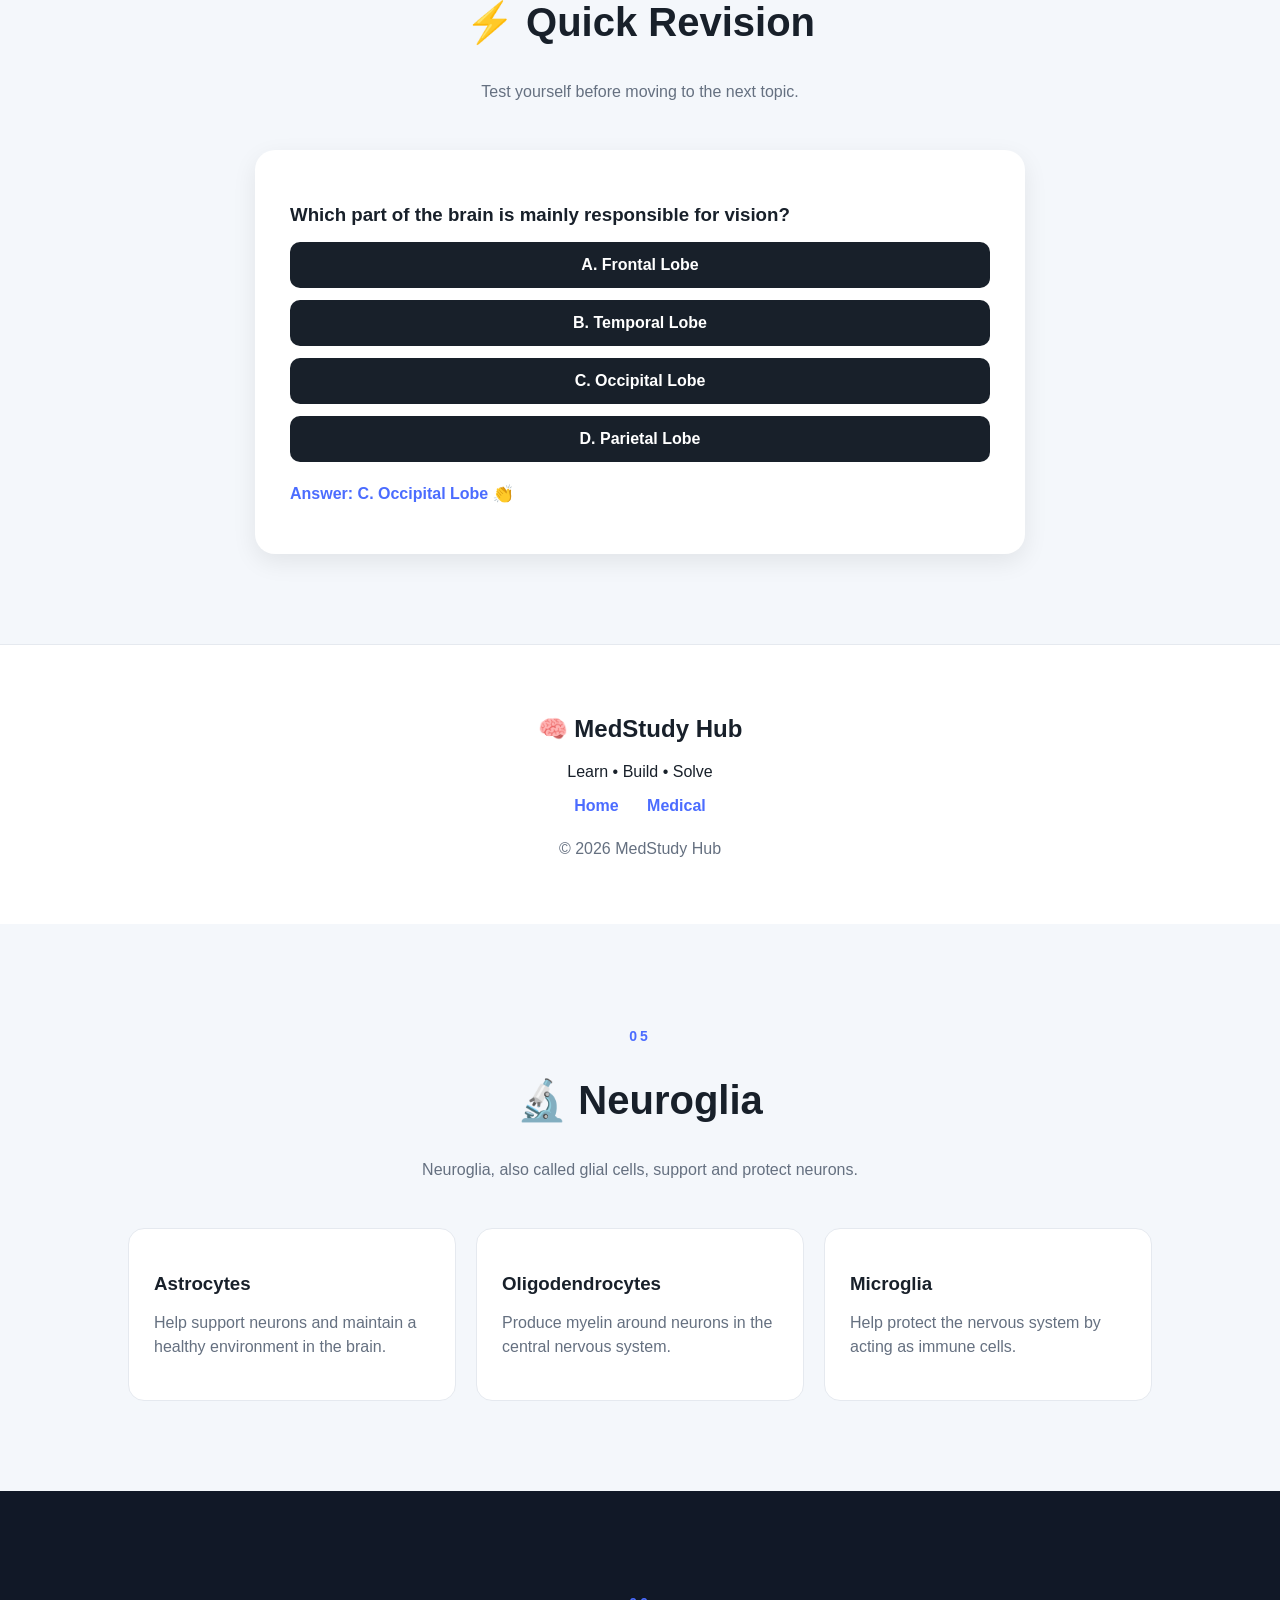
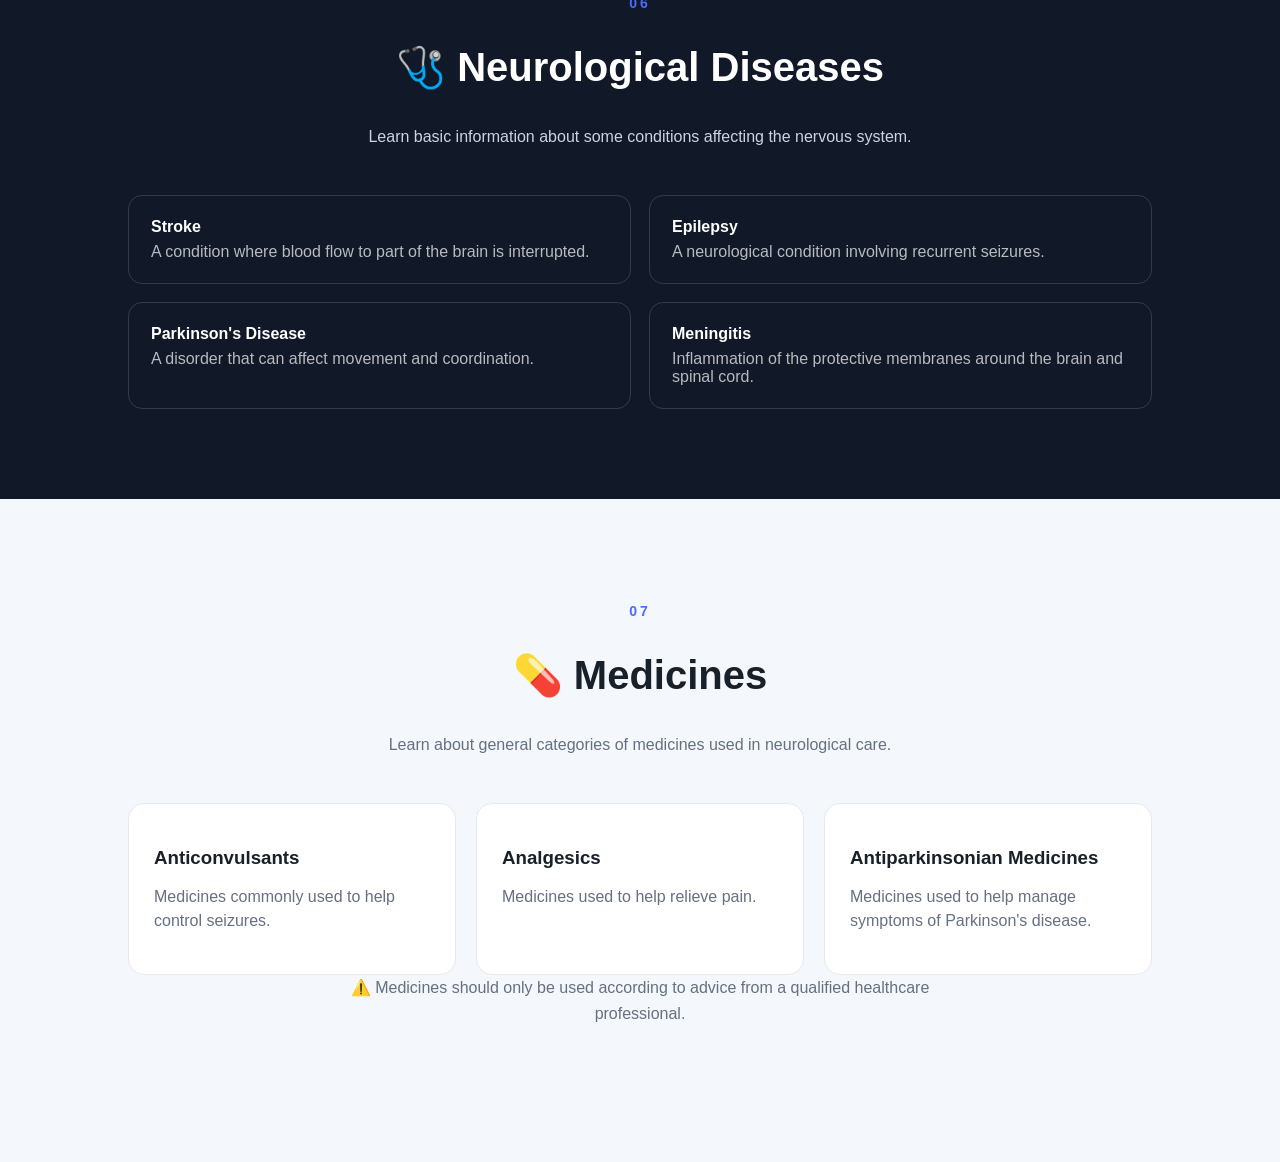
<file: medical.html>
<!DOCTYPE html>

 <head>
    <meta charset="UTF-8">
    <meta name="viewport" content="width=device-width, initial-scale=1.0">

    <title>Medical Learning Center | Anatomy, Neuroscience & Medical Basics | MedStudy Hub</title>

    <meta name="description" content="Learn medical basics with MedStudy Hub. Explore human anatomy, neuroscience, the nervous system, brain anatomy, neuroglia, neurological diseases, medical terms and medicines.">

    <link rel="stylesheet" href="style.css">
</head>                                                                                                                                                                  

<body>

<!-- NAVIGATION -->
<header>
    <nav class="navbar">
        <a href="index.html" class="logo">🧠 MedStudy Hub</a>

        <div class="nav-links">
            <a href="index.html">Home</a>
            <a href="medical.html">Medical</a>
        </div>
    </nav>
</header>


<!-- HERO SECTION -->
<section class="medical-hero">

    <div class="hero-text">
        <p class="eyebrow">MEDICAL LEARNING CENTER</p>

        <h1>Explore the human body 🧠</h1>

        <p>
            Learn medicine step by step, starting with anatomy,
            neuroscience and the nervous system.
        </p>

        <a href="#topics" class="button">Start Learning →</a>
    </div>

    <div class="hero-brain">
        🧠
    </div>

</section>


<!-- LEARNING TOPICS -->
<section class="topics-section" id="topics">

    <h2>Choose a topic</h2>
    <p class="section-intro">
        Start your medical learning journey with these topics.
    </p>

    <div class="topics-grid">

        <article class="topic-card" id="brain-anatomy">
            <div class="topic-icon">🧠</div>
            <h3>Brain Anatomy</h3>
            <p>Learn about the major parts of the brain and what they do.</p>
            <a href="#neuroscience">Learn More →</a>
        </article>

        <article class="topic-card" id="nervous-system">
            <div class="topic-icon">⚡</div>
            <h3>Nervous System</h3>
            <p>Discover the CNS, PNS, neurons and how signals travel.</p>
            <a href="#anatomy">Learn More →</a>
        </article>

        <article class="topic-card" id="reflexes">
            <div class="topic-icon">🔄</div>
            <h3>Reflexes</h3>
            <p>Understand how your body responds to something extremely quickly.</p>
            <a href="#revision">Learn More →</a>
        </article>

        <article class="topic-card" id="neuroglia-topic">
            <div class="topic-icon">🔬</div>
            <h3>Neuroglia</h3>
            <p>Learn about the cells that support, protect and maintain neurons.</p>
            <a href="#neuroglia">Learn More →</a>
            
        </article>

        <article class="topic-card" id="diseases-topic">
            <div class="topic-icon">🩺</div>
            <h3>Neurological Diseases</h3>
            <p>Explore beginner-friendly information about nervous-system disorders.</p>
            <a href="#diseases">Learn More →</a>
        </article>

        <article class="topic-card" id="medicines-topic">
            <div class="topic-icon">💊</div>
            <h3>Medicines</h3>
            <p>Learn basic information about medicines used in neurological conditions.</p>
            <a href="#medicines">Learn More →</a>
        </article>

    </div>

</section>


<!-- ANATOMY -->
<section class="learning-section" id="anatomy">

    <p class="section-number">01</p>

    <h2>🫀 Anatomy & Physiology</h2>

    <p class="section-intro">
        Understand the human body — from cells to complete body systems.
    </p>


    <div class="system-grid">

        <div class="system-card">
            <span>🧠</span>
            <h3>Nervous System</h3>
            <p>
                Learn about the brain, spinal cord, nerves, neurons,
                reflexes and body communication.
            </p>
        </div>

        <div class="system-card">
            <span>❤️</span>
            <h3>Cardiovascular System</h3>
            <p>
                Discover the heart, blood vessels and blood circulation.
            </p>
        </div>

        <div class="system-card">
            <span>🫁</span>
            <h3>Respiratory System</h3>
            <p>
                Learn how the lungs exchange oxygen and carbon dioxide.
            </p>
        </div>

        <div class="system-card">
            <span>🦴</span>
            <h3>Skeletal System</h3>
            <p>
                Study bones, joints and how the body maintains support.
            </p>
        </div>

        <div class="system-card">
            <span>💪</span>
            <h3>Muscular System</h3>
            <p>
                Understand skeletal, smooth and cardiac muscles.
            </p>
        </div>

        <div class="system-card">
            <span>🧪</span>
            <h3>Digestive System</h3>
            <p>
                Follow food through the digestive tract and learn nutrient absorption.
            </p>
        </div>

    </div>

</section>


<!-- NEUROSCIENCE -->
<section class="learning-section dark-section" id="neuroscience">

    <p class="section-number">02</p>

    <h2>🧠 Neuroscience</h2>

    <p class="section-intro">
        Your journey into the brain and nervous system starts here.
    </p>

    <div class="brain-info">

        <h3>The Brain</h3>

        <p>
            The brain is the main organ of the central nervous system.
            It controls movement, sensation, thought, memory, emotions
            and many automatic body functions.
        </p>

        <div class="brain-parts">

            <div>
                <strong>Frontal Lobe</strong>
                <span>Planning • Movement • Personality</span>
            </div>

            <div>
                <strong>Parietal Lobe</strong>
                <span>Sensation • Spatial Awareness</span>
            </div>

            <div>
                <strong>Temporal Lobe</strong>
                <span>Hearing • Memory • Language</span>
            </div>

            <div>
                <strong>Occipital Lobe</strong>
                <span>Vision</span>
            </div>

            <div>
                <strong>Cerebellum</strong>
                <span>Balance • Coordination</span>
            </div>

            <div>
                <strong>Brainstem</strong>
                <span>Breathing • Heart Rate • Vital Functions</span>
            </div>

        </div>

    </div>

</section>


<!-- MEDICAL TERMS -->
<section class="learning-section" id="terms">

    <p class="section-number">03</p>

    <h2>📖 Medical Terms</h2>

    <p class="section-intro">
        Build your medical vocabulary one word at a time.
    </p>

    <div class="terms-grid">

        <div class="term-card">
            <h3>Neuron</h3>
            <p>A specialized cell that transmits nerve signals.</p>
        </div>

        <div class="term-card">
            <h3>Synapse</h3>
            <p>The junction where communication occurs between neurons.</p>
        </div>

        <div class="term-card">
            <h3>Dopamine</h3>
            <p>A neurotransmitter involved in movement, motivation and reward.</p>
        </div>

        <div class="term-card">
            <h3>Serotonin</h3>
            <p>A neurotransmitter involved in mood and sleep.</p>
        </div>

        <div class="term-card">
            <h3>Acetylcholine</h3>
            <p>Important for muscle activation and nervous-system signaling.</p>
        </div>

        <div class="term-card">
            <h3>Reflex</h3>
            <p>A rapid, automatic response to a stimulus.</p>
        </div>

    </div>

</section>
 
 <!-- MEDICAL WORD OF THE DAY -->

<section class="learning-section dark-section" id="medical-word-section">

    <p class="section-number">03.5</p>

    <h2>🩺 Medical Word of the Day</h2>

    <div class="term-card">

        <h3 id="medical-word">Loading...</h3>

        <p id="word-definition">Loading...</p>

    </div>

</section>


<!-- QUICK REVISION -->
<section class="learning-section" id="revision">

    <p class="section-number">04</p>

    <h2>⚡ Quick Revision</h2>

    <p class="section-intro">
        Test yourself before moving to the next topic.
    </p>

    <div class="quiz-card">

        <h3>
            Which part of the brain is mainly responsible for vision?
        </h3>

        <button>A. Frontal Lobe</button>
        <button>B. Temporal Lobe</button>
        <button>C. Occipital Lobe</button>
        <button>D. Parietal Lobe</button>

        <p class="quiz-answer">
            Answer: C. Occipital Lobe 👏
        </p>

    </div>

</section>
 

<!-- FOOTER -->
<footer>

    <h2>🧠 MedStudy Hub</h2>

    <p>
        Learn • Build • Solve
    </p>

    <div>
        <a href="index.html">Home</a>
        <a href="medical.html">Medical</a>
    </div>

    <p class="copyright">
        © 2026 MedStudy Hub
    </p>
    
  </footer>  

    <!-- NEUROGLIA -->

<section class="learning-section" id="neuroglia">

    <p class="section-number">05</p>
    
    <h2>🔬 Neuroglia</h2>
    
    <p class="section-intro">
        Neuroglia, also called glial cells, support and protect neurons.
    </p>
    
    <div class="terms-grid">
    
        <div class="term-card">
            <h3>Astrocytes</h3>
            <p>Help support neurons and maintain a healthy environment in the brain.</p>
        </div>
    
        <div class="term-card">
            <h3>Oligodendrocytes</h3>
            <p>Produce myelin around neurons in the central nervous system.</p>
        </div>
    
        <div class="term-card">
            <h3>Microglia</h3>
            <p>Help protect the nervous system by acting as immune cells.</p>
        </div>
    
    </div>
    
    </section>
    
    <!-- NEUROLOGICAL DISEASES -->
    
    <section class="learning-section dark-section" id="diseases">
    
    <p class="section-number">06</p>
    
    <h2>🩺 Neurological Diseases</h2>
    
    <p class="section-intro">
        Learn basic information about some conditions affecting the nervous system.
    </p>
    
    <div class="brain-parts">
    
        <div>
            <strong>Stroke</strong>
            <span>A condition where blood flow to part of the brain is interrupted.</span>
        </div>
    
        <div>
            <strong>Epilepsy</strong>
            <span>A neurological condition involving recurrent seizures.</span>
        </div>
    
        <div>
            <strong>Parkinson's Disease</strong>
            <span>A disorder that can affect movement and coordination.</span>
        </div>
    
        <div>
            <strong>Meningitis</strong>
            <span>Inflammation of the protective membranes around the brain and spinal cord.</span>
        </div>
    
    </div>
    
    </section>
    
    <!-- MEDICINES -->
    
    <section class="learning-section" id="medicines">
    
    <p class="section-number">07</p>
    
    <h2>💊 Medicines</h2>
    
    <p class="section-intro">
        Learn about general categories of medicines used in neurological care.
    </p>
    
    <div class="terms-grid">
    
        <div class="term-card">
            <h3>Anticonvulsants</h3>
            <p>Medicines commonly used to help control seizures.</p>
        </div>
    
        <div class="term-card">
            <h3>Analgesics</h3>
            <p>Medicines used to help relieve pain.</p>
        </div>
    
        <div class="term-card">
            <h3>Antiparkinsonian Medicines</h3>
            <p>Medicines used to help manage symptoms of Parkinson's disease.</p>
        </div>
    
    </div>
    
    <p class="section-intro">
        ⚠️ Medicines should only be used according to advice from a qualified healthcare professional.
    </p>
    
    </section>
 
 <script src="script.js"></script>

    </body> 
    </html>
</file>
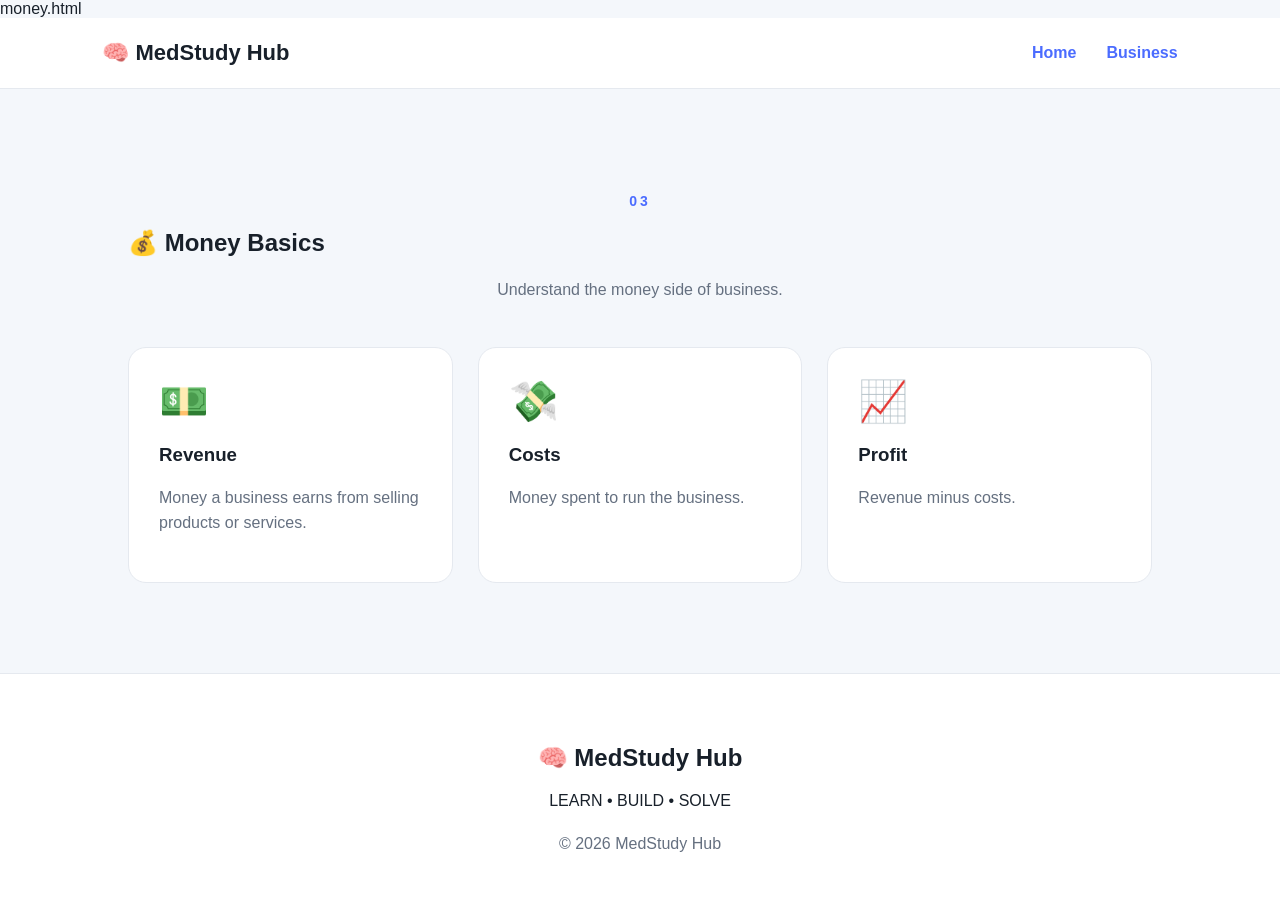
<file: money.html>
money.html
<!DOCTYPE html>
<html lang="en">
<head>
    <meta charset="UTF-8">
    <meta name="viewport" content="width=device-width, initial-scale=1.0">
    <title>Money Basics | MedStudy Hub</title>
    <meta name="description" content="Learn revenue, costs, profit, and essential money basics with MedStudy Hub.">
    <link rel="stylesheet" href="style.css">
</head>

<body>

<header>
    <nav class="navbar">
        <a href="index.html" class="logo">🧠 MedStudy Hub</a>
        <div class="nav-links">
            <a href="index.html">Home</a>
            <a href="business.html">Business</a>
        </div>
    </nav>
</header>

<section class="learning-section">
    <p class="section-number">03</p>
    <h1>💰 Money Basics</h1>
    <p class="section-intro">Understand the money side of business.</p>

    <div class="system-grid">

        <div class="system-card">
            <span>💵</span>
            <h3>Revenue</h3>
            <p>Money a business earns from selling products or services.</p>
        </div>

        <div class="system-card">
            <span>💸</span>
            <h3>Costs</h3>
            <p>Money spent to run the business.</p>
        </div>

        <div class="system-card">
            <span>📈</span>
            <h3>Profit</h3>
            <p>Revenue minus costs.</p>
        </div>

    </div>
</section>

<footer>
    <h2>🧠 MedStudy Hub</h2>
    <p>LEARN • BUILD • SOLVE</p>
    <p class="copyright">© 2026 MedStudy Hub</p>
</footer>

</body>
</html>
</file>
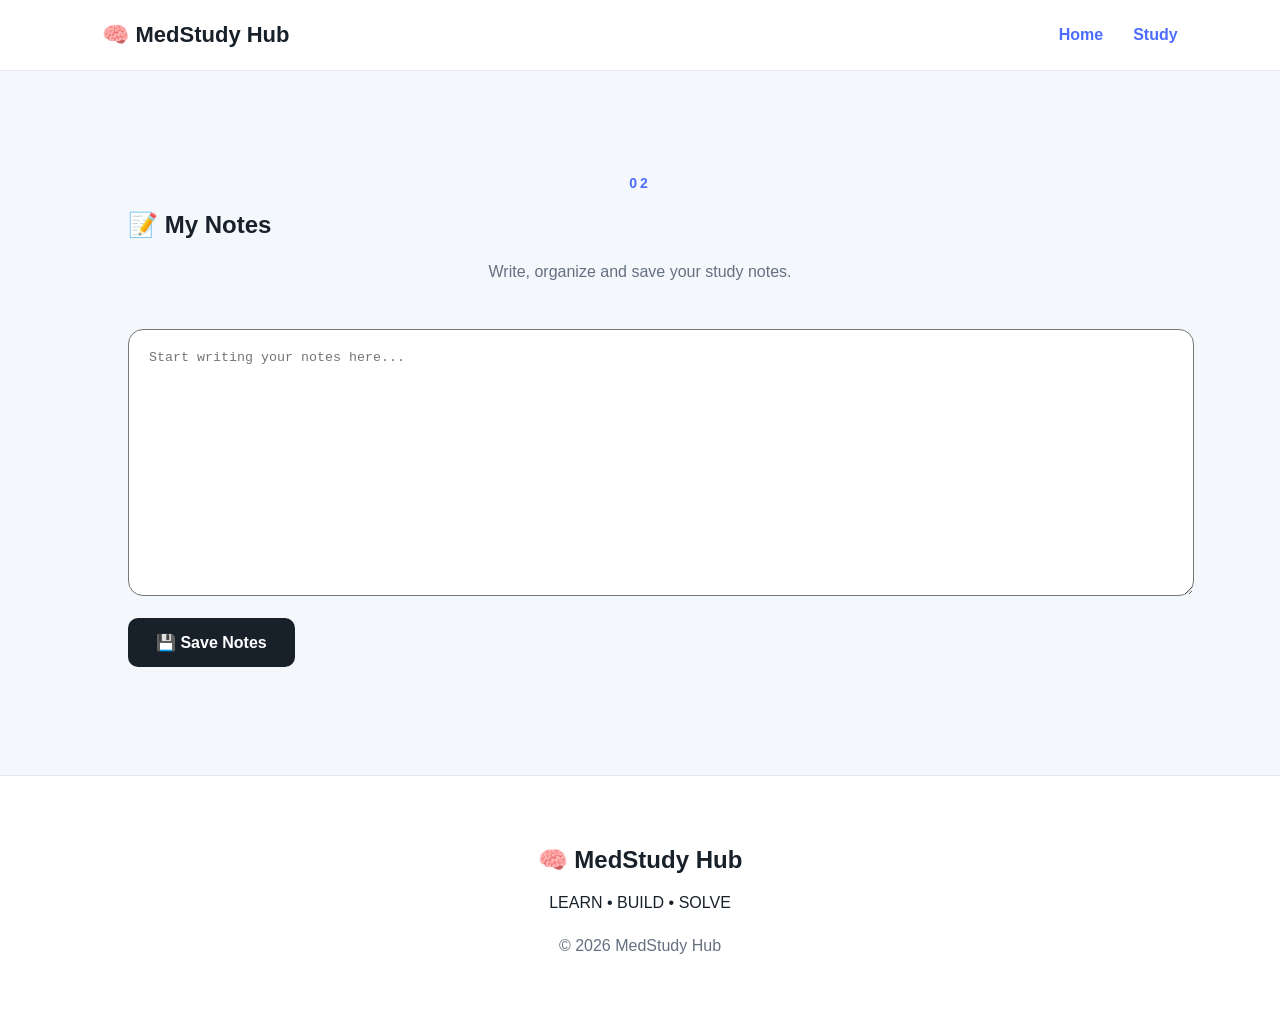
<file: notes.html>
<!DOCTYPE html>
<html lang="en">
<head>
    <meta charset="UTF-8">
    <meta name="viewport" content="width=device-width, initial-scale=1.0">
    <title>Notes | MedStudy Hub</title>
    <meta name="description" content="Write, organize, and save your study notes with MedStudy Hub.">
    <link rel="stylesheet" href="style.css">
</head>

<body>

<header>
    <nav class="navbar">
        <a href="index.html" class="logo">🧠 MedStudy Hub</a>

        <div class="nav-links">
            <a href="index.html">Home</a>
            <a href="study.html">Study</a>
        </div>
    </nav>
</header>

<section class="learning-section">

    <p class="section-number">02</p>

    <h1>📝 My Notes</h1>

    <p class="section-intro">
        Write, organize and save your study notes.
    </p>

    <textarea
        id="notesInput"
        rows="15"
        style="width:100%; padding:20px; border-radius:15px;"
        placeholder="Start writing your notes here..."
    ></textarea>

    <button onclick="saveNotes()">💾 Save Notes</button>

    <p id="saveMessage"></p>

</section>

<footer>
    <h2>🧠 MedStudy Hub</h2>
    <p>LEARN • BUILD • SOLVE</p>
    <p class="copyright">© 2026 MedStudy Hub</p>
</footer>

<script>

function saveNotes() {

    const notes = document.getElementById("notesInput").value;

    localStorage.setItem("medstudyNotes", notes);

    document.getElementById("saveMessage").textContent =
        "✅ Notes saved!";
}


window.addEventListener("load", function () {

    const savedNotes = localStorage.getItem("medstudyNotes");

    if (savedNotes !== null) {
        document.getElementById("notesInput").value = savedNotes;
    }

});

</script>

</body>
</html>
</file>
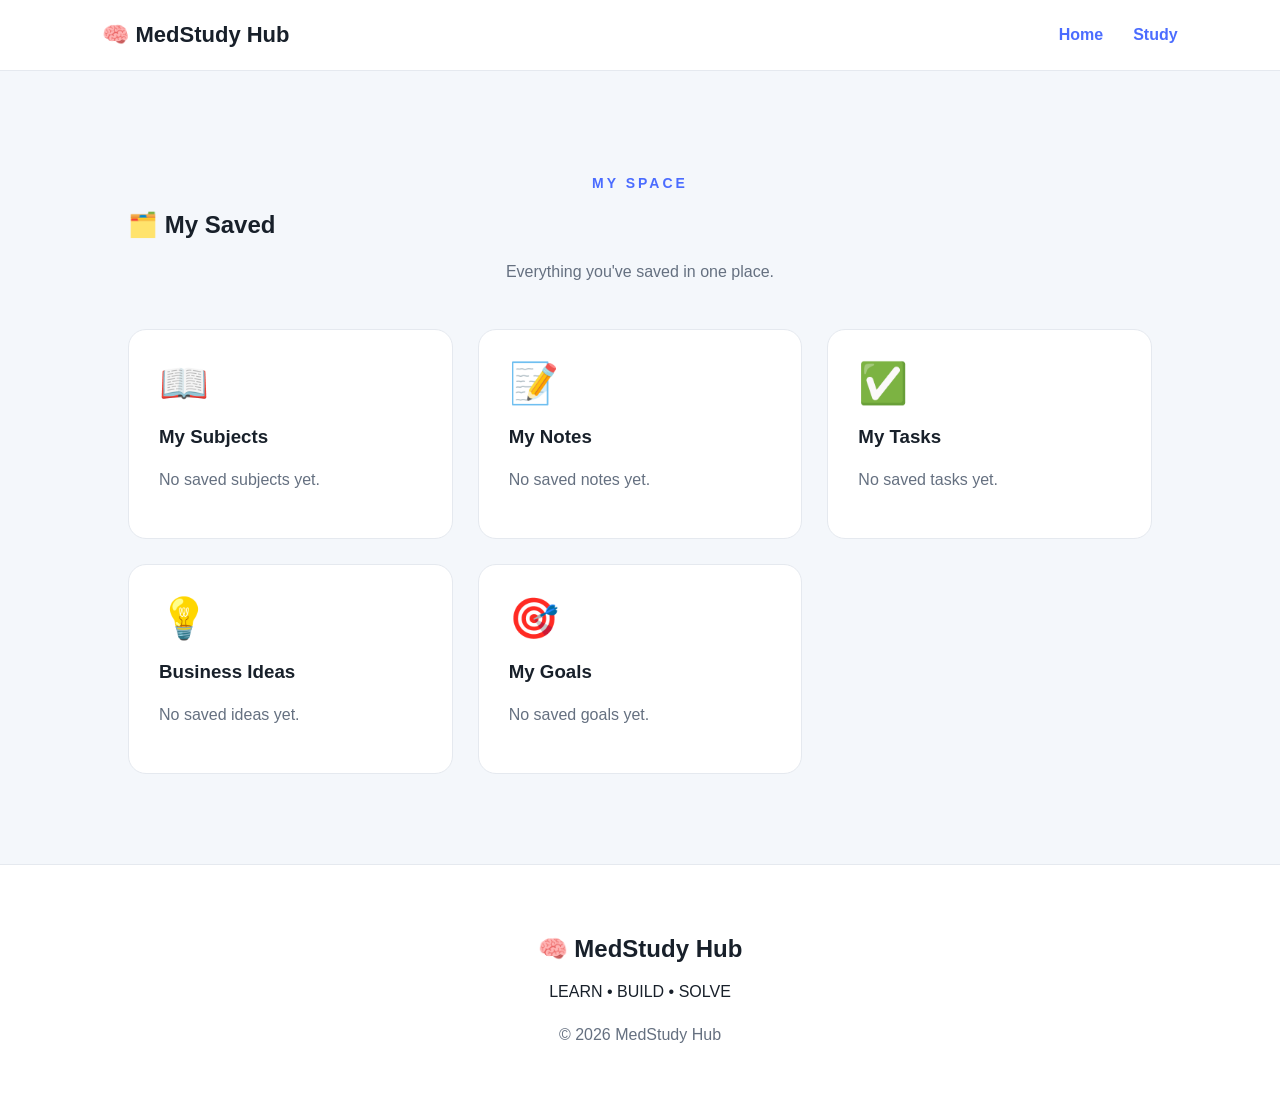
<file: saved.html>
<!DOCTYPE html>
<html lang="en">
<head>
    <meta charset="UTF-8">
    <meta name="viewport" content="width=device-width, initial-scale=1.0">
    <title>My Saved | MedStudy Hub</title>
    <link rel="stylesheet" href="style.css">
</head>

<body>

<header>
    <nav class="navbar">
        <a href="index.html" class="logo">🧠 MedStudy Hub</a>

        <div class="nav-links">
            <a href="index.html">Home</a>
            <a href="study.html">Study</a>
        </div>
    </nav>
</header>

<section class="learning-section">

    <p class="section-number">MY SPACE</p>

    <h1>🗂️ My Saved</h1>

    <p class="section-intro">
        Everything you've saved in one place.
    </p>

    <div class="system-grid">

        <div class="system-card">
            <span>📖</span>
            <h3>My Subjects</h3>
            <p id="subjectsPreview">No saved subjects yet.</p>
        </div>

        <div class="system-card">
            <span>📝</span>
            <h3>My Notes</h3>
            <p id="notesPreview">No saved notes yet.</p>
        </div>

        <div class="system-card">
            <span>✅</span>
            <h3>My Tasks</h3>
            <p id="tasksPreview">No saved tasks yet.</p>
        </div>

        <div class="system-card">
            <span>💡</span>
            <h3>Business Ideas</h3>
            <p id="ideasPreview">No saved ideas yet.</p>
        </div>

        <div class="system-card">
            <span>🎯</span>
            <h3>My Goals</h3>
            <p id="goalsPreview">No saved goals yet.</p>
        </div>

    </div>

</section>

<footer>
    <h2>🧠 MedStudy Hub</h2>
    <p>LEARN • BUILD • SOLVE</p>
    <p class="copyright">© 2026 MedStudy Hub</p>
</footer>

<script>

const subjects =
    JSON.parse(localStorage.getItem("medstudySubjects")) || [];

const notes =
    localStorage.getItem("medstudyNotes");

const tasks =
    JSON.parse(localStorage.getItem("medstudyTasks")) || [];

const idea =
    localStorage.getItem("businessIdea");

const goal =
    localStorage.getItem("businessGoal");


if (subjects.length > 0) {
    document.getElementById("subjectsPreview").textContent =
        subjects.length + " saved subject(s)";
}


if (notes && notes.trim() !== "") {
    document.getElementById("notesPreview").textContent =
        notes.substring(0, 100) + "...";
}


if (tasks.length > 0) {
    document.getElementById("tasksPreview").textContent =
        tasks.length + " saved task(s)";
}


if (idea && idea.trim() !== "") {
    document.getElementById("ideasPreview").textContent =
        idea.substring(0, 100) + "...";
}


if (goal && goal.trim() !== "") {
    document.getElementById("goalsPreview").textContent =
        goal.substring(0, 100) + "...";
}

</script>

</body>
</html>
</file>
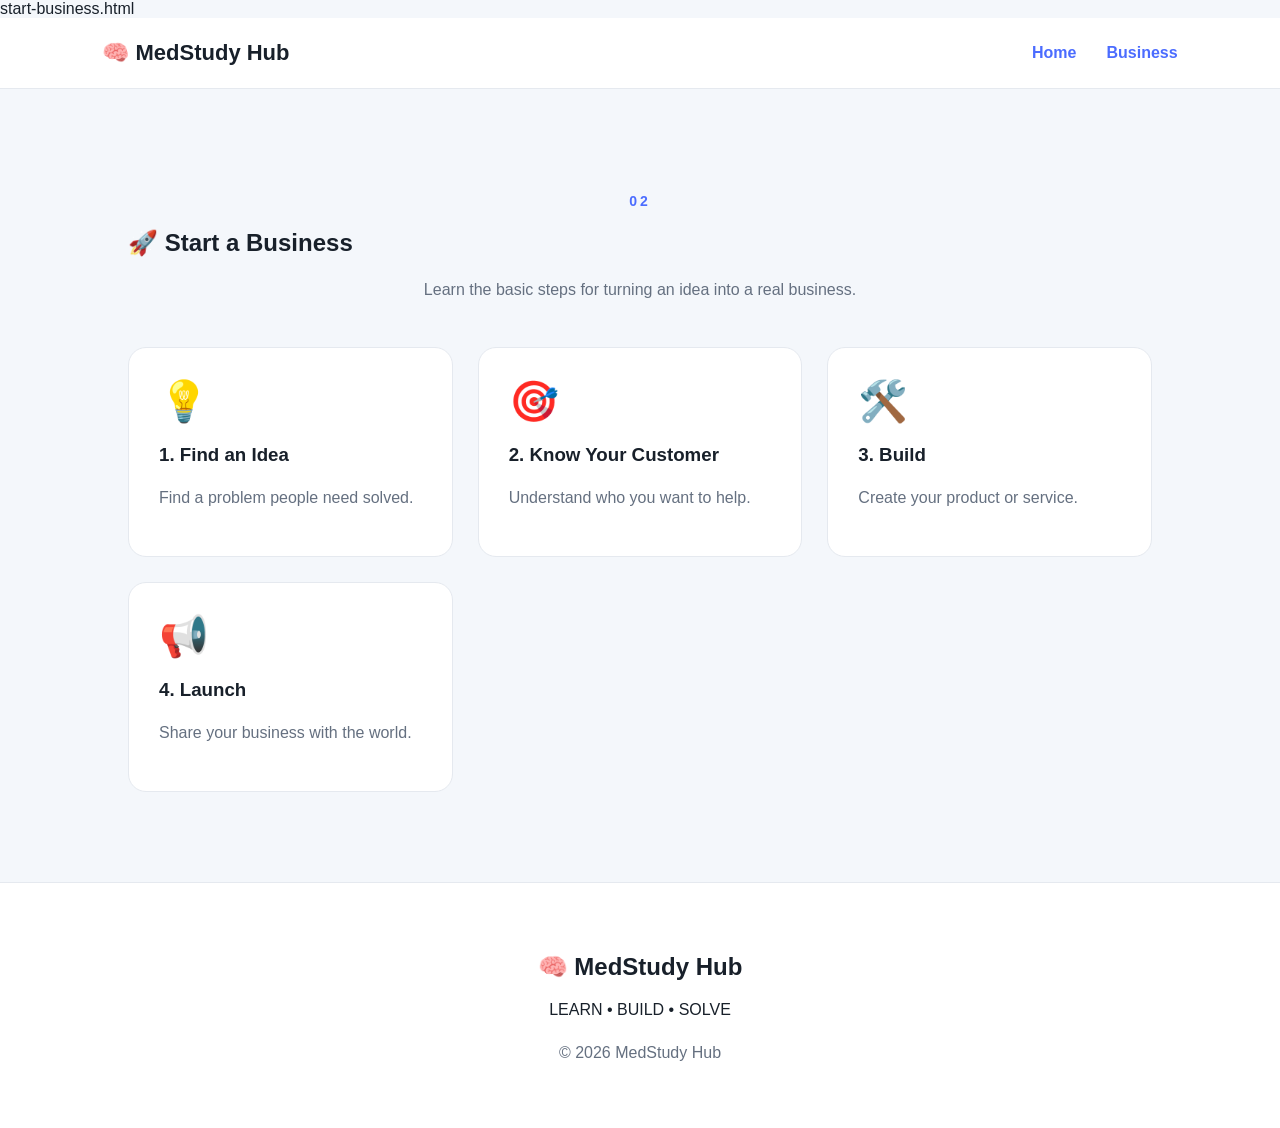
<file: start-business.html>
start-business.html
<!DOCTYPE html>
<html lang="en">
<head>
    <meta charset="UTF-8">
    <meta name="viewport" content="width=device-width, initial-scale=1.0">
    <title>Start a Business | MedStudy Hub</title>
    <meta name="description" content="Learn the basic steps to start a business, from finding an idea to building and launching it with MedStudy Hub.">

    <link rel="stylesheet" href="style.css">
</head>

<body>

<header>
    <nav class="navbar">
        <a href="index.html" class="logo">🧠 MedStudy Hub</a>
        <div class="nav-links">
            <a href="index.html">Home</a>
            <a href="business.html">Business</a>
        </div>
    </nav>
</header>

<section class="learning-section">
    <p class="section-number">02</p>
    <h1>🚀 Start a Business</h1>
    <p class="section-intro">
        Learn the basic steps for turning an idea into a real business.
    </p>

    <div class="system-grid">
        <div class="system-card">
            <span>💡</span>
            <h3>1. Find an Idea</h3>
            <p>Find a problem people need solved.</p>
        </div>

        <div class="system-card">
            <span>🎯</span>
            <h3>2. Know Your Customer</h3>
            <p>Understand who you want to help.</p>
        </div>

        <div class="system-card">
            <span>🛠️</span>
            <h3>3. Build</h3>
            <p>Create your product or service.</p>
        </div>

        <div class="system-card">
            <span>📢</span>
            <h3>4. Launch</h3>
            <p>Share your business with the world.</p>
        </div>
    </div>
</section>

<footer>
    <h2>🧠 MedStudy Hub</h2>
    <p>LEARN • BUILD • SOLVE</p>
    <p class="copyright">© 2026 MedStudy Hub</p>
</footer>

</body>
</html>
</file>
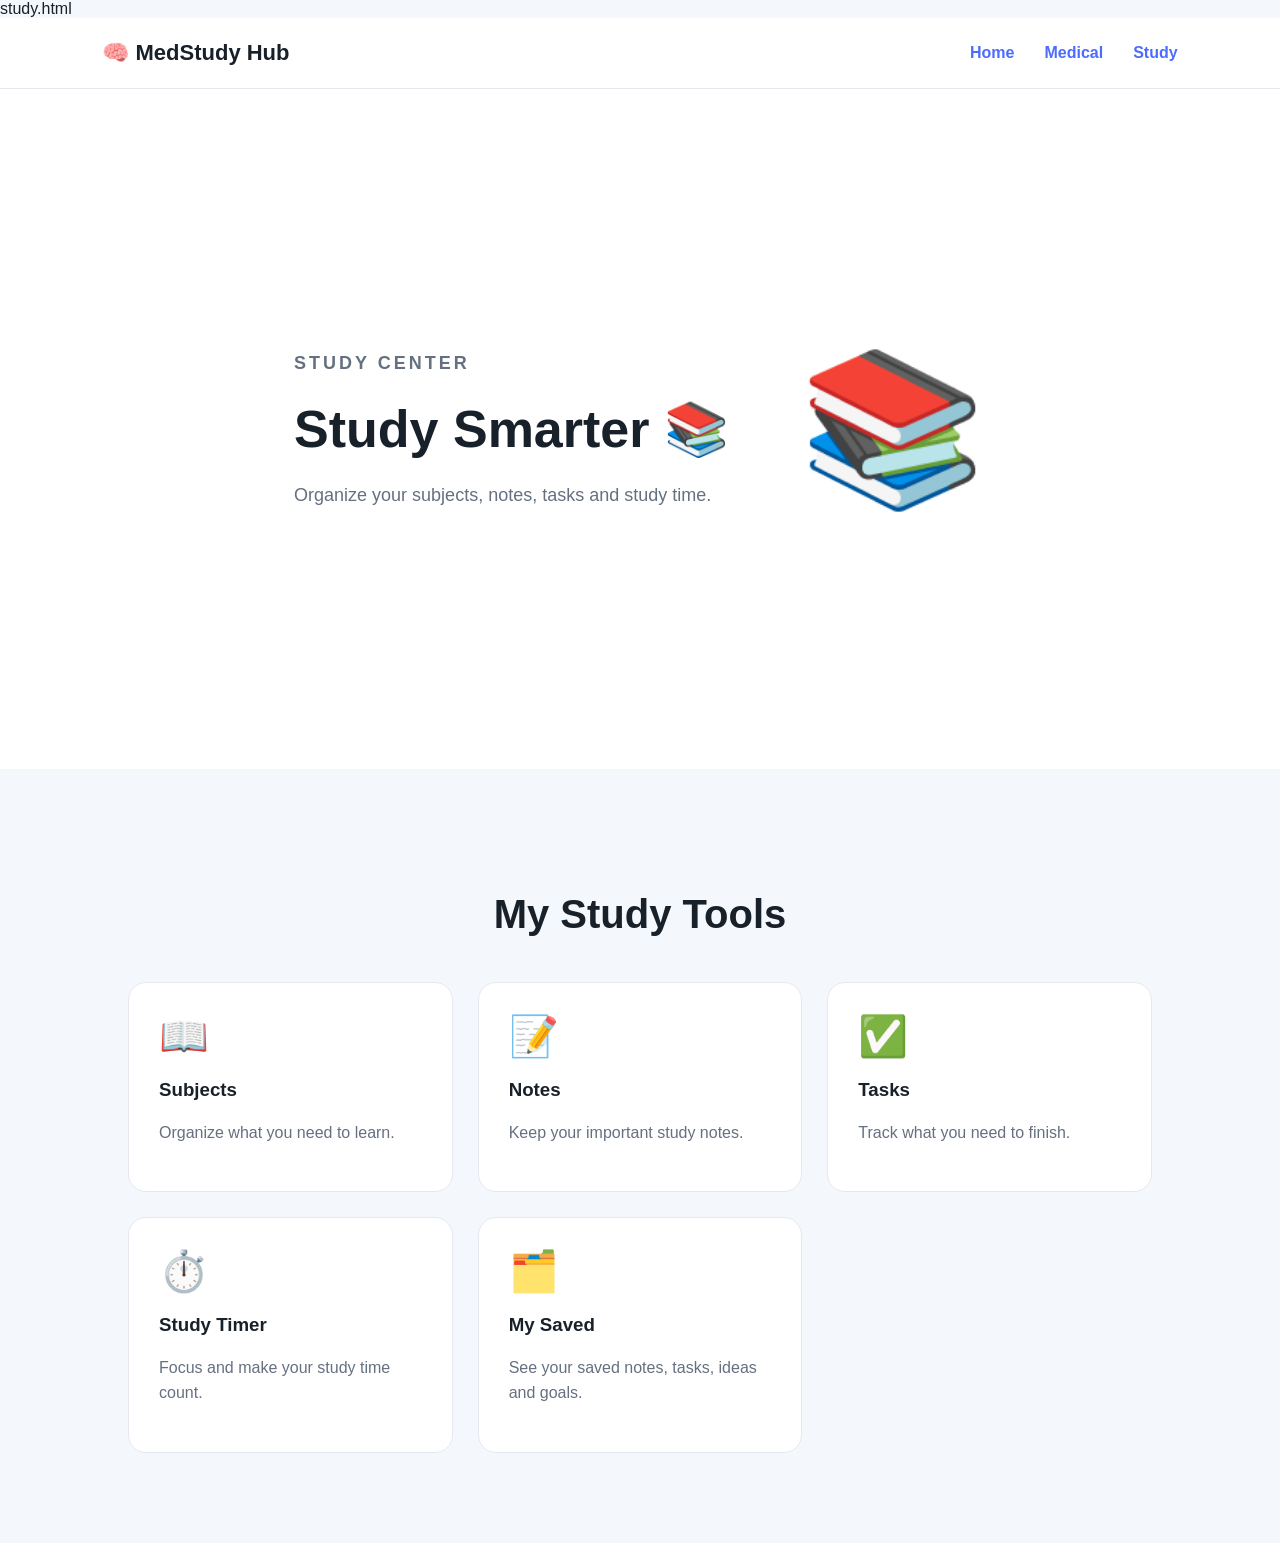
<file: study.html>
study.html
<!DOCTYPE html>
<html lang="en">
<head>
    <meta charset="UTF-8">
    <meta name="viewport" content="width=device-width, initial-scale=1.0">
    <title>Study | MedStudy Hub</title>
    <meta name="description" content="Study smarter with subjects, notes, tasks, and a study timer on MedStudy Hub.">
    <link rel="stylesheet" href="style.css">
</head>

<body>

<header>
    <nav class="navbar">
        <a href="index.html" class="logo">🧠 MedStudy Hub</a>
        <div class="nav-links">
            <a href="index.html">Home</a>
            <a href="brain.html">Medical</a>
            <a href="study.html">Study</a>
        </div>
    </nav>
</header>

<section class="medical-hero">
    <div class="hero-text">
        <p class="eyebrow">STUDY CENTER</p>
        <h1>Study Smarter 📚</h1>
        <p>Organize your subjects, notes, tasks and study time.</p>
    </div>
    <div class="hero-brain">📚</div>
</section>

<section class="learning-section">
    <h2>My Study Tools</h2>

    <div class="system-grid">

        <div class="system-card" onclick="location.href='subjects.html'">
            <span>📖</span>
            <h3>Subjects</h3>
            <p>Organize what you need to learn.</p>
        </div>

        <div class="system-card" onclick="location.href='notes.html'">
            <span>📝</span>
            <h3>Notes</h3>
            <p>Keep your important study notes.</p>
        </div>

        <div class="system-card" onclick="location.href='tasks.html'">
            <span>✅</span>
            <h3>Tasks</h3>
            <p>Track what you need to finish.</p>
        </div>

        <div class="system-card" onclick="location.href='timer.html'">
            <span>⏱️</span>
            <h3>Study Timer</h3>
            <p>Focus and make your study time count.</p>
        </div>

        <div class="system-card" onclick="location.href='saved.html'">
            <span>🗂️</span>
            <h3>My Saved</h3>
            <p>See your saved notes, tasks, ideas and goals.</p>
        </div>

    </div>
</section>

</body>
</html>
</file>
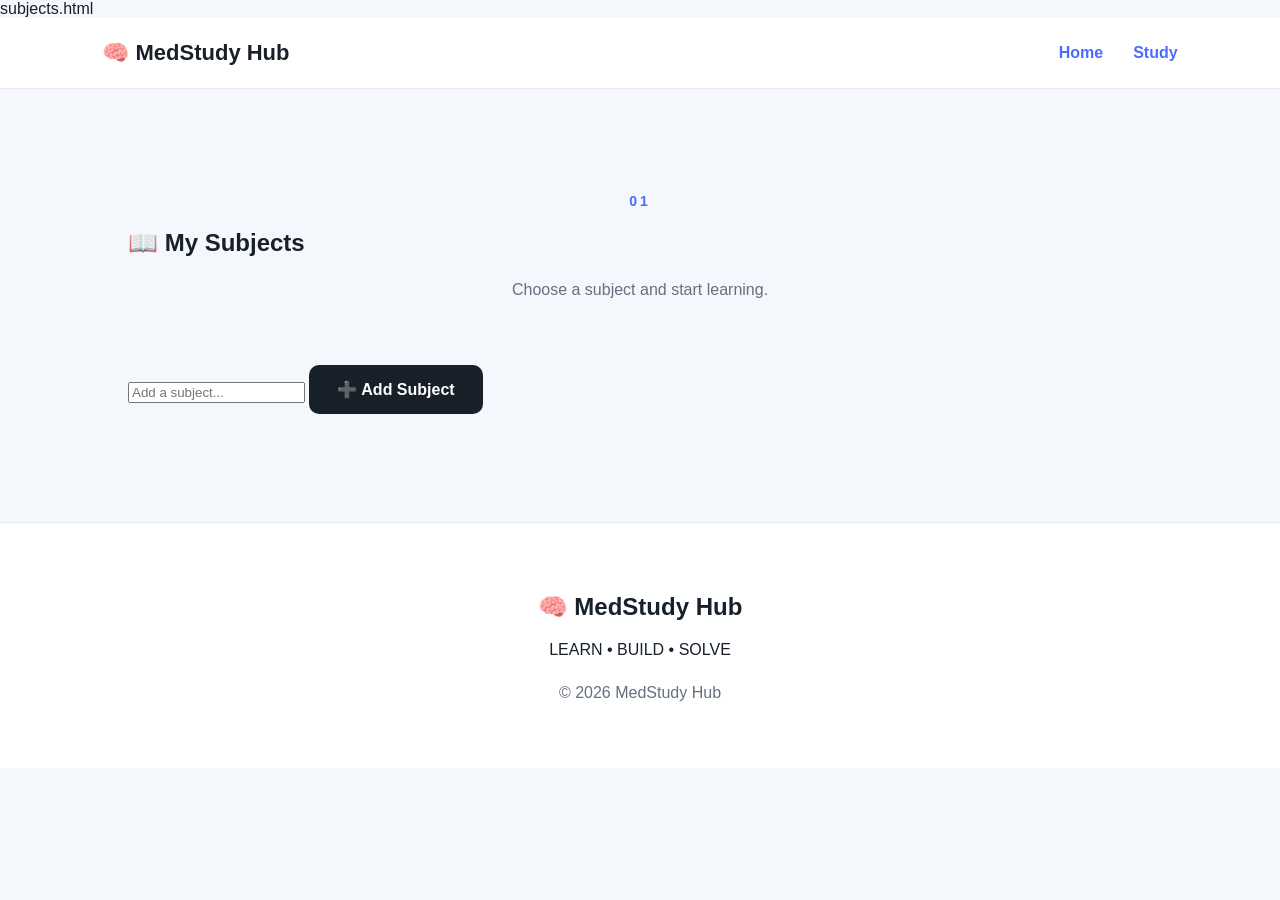
<file: subjects.html>
subjects.html
<!DOCTYPE html>
<html lang="en">
<head>
    <meta charset="UTF-8">
    <meta name="viewport" content="width=device-width, initial-scale=1.0">
    <title>Subjects | MedStudy Hub</title>
    <meta name="description" content="Explore Mathematics, Science, English, and Computer Science study subjects with MedStudy Hub.">
    <link rel="stylesheet" href="style.css">
</head>

<body>

<header>
    <nav class="navbar">
        <a href="index.html" class="logo">🧠 MedStudy Hub</a>
        <div class="nav-links">
            <a href="index.html">Home</a>
            <a href="study.html">Study</a>
        </div>
    </nav>
</header>

<section class="learning-section">
    <p class="section-number">01</p>
    <h1>📖 My Subjects</h1>
    <p class="section-intro">Choose a subject and start learning.</p>
    <input type="text" id="subjectInput" placeholder="Add a subject...">

<button onclick="addSubject()">➕ Add Subject</button>

<ul id="subjectList"></ul>

   
</section>

<footer>
    <h2>🧠 MedStudy Hub</h2>
    <p>LEARN • BUILD • SOLVE</p>
    <p class="copyright">© 2026 MedStudy Hub</p>
</footer>
<script>

function addSubject() {

    const input = document.getElementById("subjectInput");
    const subject = input.value.trim();

    if (subject === "") return;

    let subjects =
        JSON.parse(localStorage.getItem("medstudySubjects")) || [];

    subjects.push(subject);

    localStorage.setItem(
        "medstudySubjects",
        JSON.stringify(subjects)
    );

    input.value = "";

    showSubjects();
}


function showSubjects() {

    const subjects =
        JSON.parse(localStorage.getItem("medstudySubjects")) || [];

    const list = document.getElementById("subjectList");

    list.innerHTML = "";

    subjects.forEach(function(subject) {

        const li = document.createElement("li");

        li.textContent = "📚 " + subject;

        list.appendChild(li);

    });
}


showSubjects();

</script>
</body>
</html>
</file>
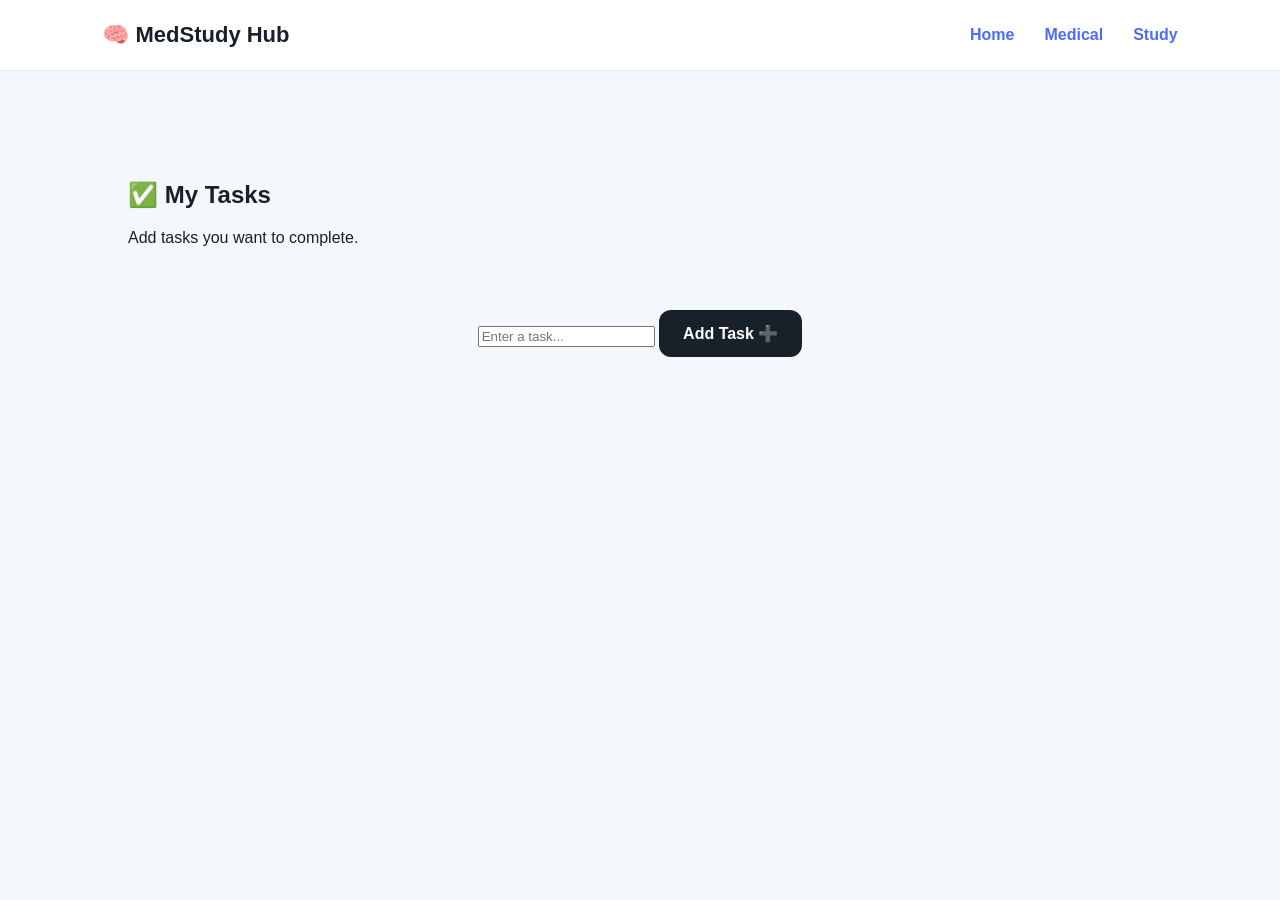
<file: tasks.html>
<!DOCTYPE html>
<html lang="en">
<head>
    <meta charset="UTF-8">
    <meta name="viewport" content="width=device-width, initial-scale=1.0">
    <title>Tasks | MedStudy Hub</title>
    <link rel="stylesheet" href="style.css">
</head>

<body>

<header>
    <nav class="navbar">
        <a href="index.html" class="logo">🧠 MedStudy Hub</a>

        <div class="nav-links">
            <a href="index.html">Home</a>
            <a href="brain.html">Medical</a>
            <a href="study.html">Study</a>
        </div>
    </nav>
</header>

<section class="learning-section">

    <h1>✅ My Tasks</h1>
    <p>Add tasks you want to complete.</p>

    <div class="idea-box">

        <input
            type="text"
            id="taskInput"
            placeholder="Enter a task..."
        >

        <button onclick="addTask()">Add Task ➕</button>

    </div>

    <ul id="taskList"></ul>

</section>

<script>

function addTask() {

    const input = document.getElementById("taskInput");
    const taskText = input.value.trim();

    if (taskText === "") {
        return;
    }

    let tasks =
        JSON.parse(localStorage.getItem("medstudyTasks")) || [];

    tasks.push(taskText);

    localStorage.setItem(
        "medstudyTasks",
        JSON.stringify(tasks)
    );

    input.value = "";

    showTasks();
}


function showTasks() {

    const tasks =
        JSON.parse(localStorage.getItem("medstudyTasks")) || [];

    const list = document.getElementById("taskList");

    list.innerHTML = "";

    tasks.forEach(function(task) {

        const li = document.createElement("li");

        li.textContent = "✅ " + task;

        list.appendChild(li);

    });
}


showTasks();

</script>

</body>
</html>
</file>
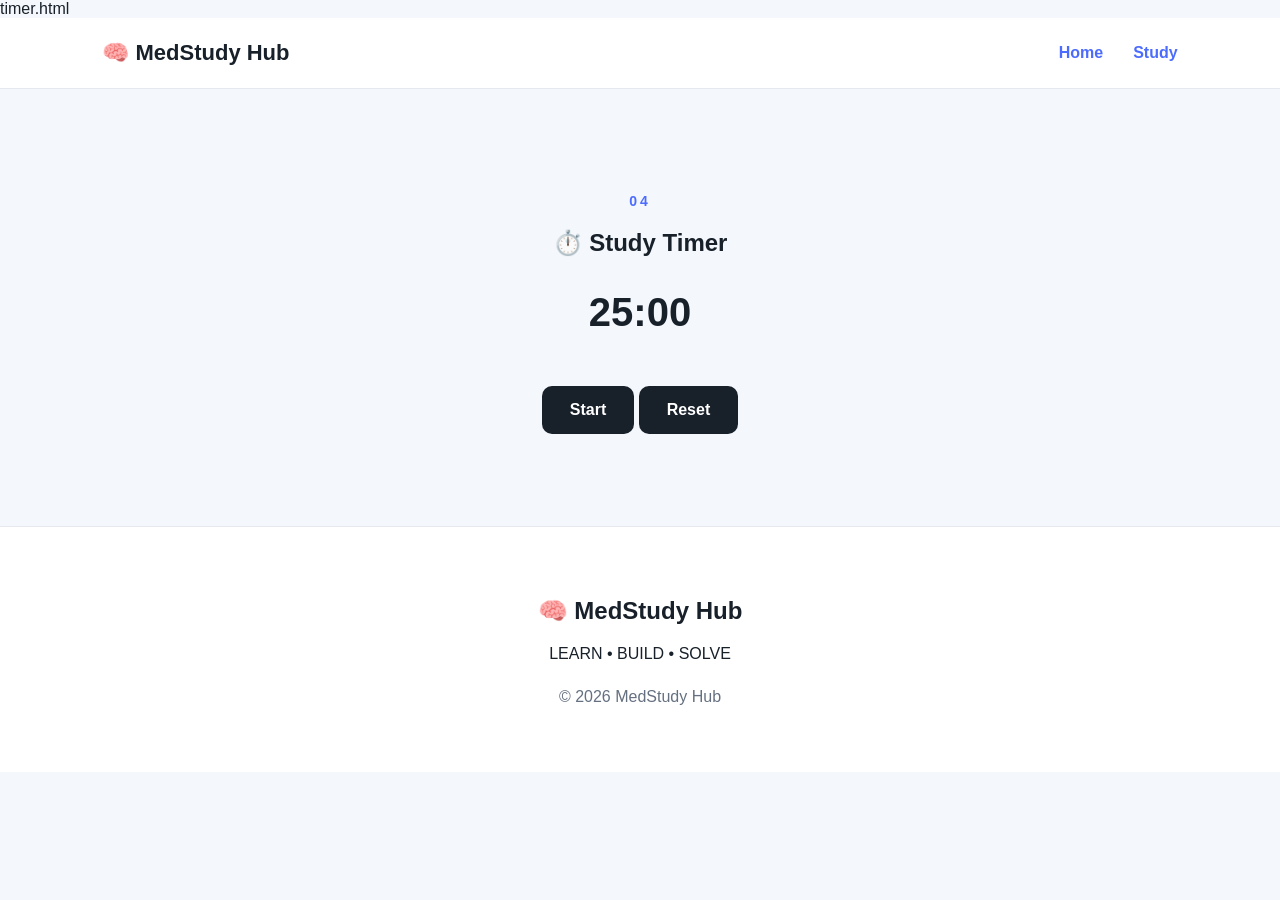
<file: timer.html>
timer.html
<!DOCTYPE html>
<html lang="en">
<head>
    <meta charset="UTF-8">
    <meta name="viewport" content="width=device-width, initial-scale=1.0">
    <title>Study Timer | MedStudy Hub</title>
    <meta name="description" content="Use a simple 25-minute study timer to stay focused with MedStudy Hub.">
    <link rel="stylesheet" href="style.css">
</head>

<body>

<header>
    <nav class="navbar">
        <a href="index.html" class="logo">🧠 MedStudy Hub</a>
        <div class="nav-links">
            <a href="index.html">Home</a>
            <a href="study.html">Study</a>
        </div>
    </nav>
</header>

<section class="learning-section" style="text-align:center;">
    <p class="section-number">04</p>
    <h1>⏱️ Study Timer</h1>

    <h2 id="timer">25:00</h2>

    <button onclick="startTimer()">Start</button>
    <button onclick="resetTimer()">Reset</button>
</section>

<script>
let time = 1500;
let interval;

function startTimer() {
    clearInterval(interval);

    interval = setInterval(() => {
        if (time <= 0) {
            clearInterval(interval);
            return;
        }

        time--;

        let minutes = Math.floor(time / 60);
        let seconds = time % 60;

        document.getElementById("timer").textContent =
            `${minutes}:${seconds.toString().padStart(2, "0")}`;
    }, 1000);
}

function resetTimer() {
    clearInterval(interval);
    time = 1500;
    document.getElementById("timer").textContent = "25:00";
}
</script>

<footer>
    <h2>🧠 MedStudy Hub</h2>
    <p>LEARN • BUILD • SOLVE</p>
    <p class="copyright">© 2026 MedStudy Hub</p>
</footer>

</body>
</html>
</file>
<file: style.css>
{ 
    box-sizing: border-box;
    }
    
    html {
    scroll-behavior: smooth;
    scroll-padding-top: 90px;
    }
    
    body {
    margin: 0;
    font-family: Arial, sans-serif;
    background: #f4f7fb;
    color: #18202a;
    }
    
    /* HEADER */
    
    header {
    background: white;
    border-bottom: 1px solid #e5e9ef;
    position: sticky;
    top: 0;
    z-index: 1000;
    }
    
    .navbar {
    display: flex;
    justify-content: space-between;
    align-items: center;
    padding: 22px 8%;
    }
    
    .logo {
    font-size: 22px;
    font-weight: bold;
    text-decoration: none;
    color: #18202a;
    }
    
    .nav-links {
    display: flex;
    gap: 30px;
    }
    
    .nav-links a {
    text-decoration: none;
    color: #18202a;
    font-weight: bold;
    }
    
    .nav-links a {
    color: #4b6cff;
    }
    
    /* HOMEPAGE HERO */
    
    .hero {
    min-height: 600px;
    display: flex;
    align-items: center;
    justify-content: space-between;
    padding: 80px 10%;
    background: white;
    }
    
    .small-title,
    .eyebrow {
    font-size: 13px;
    font-weight: bold;
    letter-spacing: 3px;
    color: #4b6cff;
    }
    
    .hero h1 {
    font-size: 64px;
    line-height: 1.05;
    margin: 20px 0;
    }
    
    .hero h1 span {
    color: #4b6cff;
    }
    
    .description {
    max-width: 550px;
    font-size: 18px;
    line-height: 1.7;
    color: #657080;
    }
    
    /* BUTTONS */
    
    button,
    .button {
    display: inline-block;
    margin-top: 20px;
    padding: 15px 28px;
    border: none;
    border-radius: 10px;
    background: #18202a;
    color: white;
    font-size: 16px;
    font-weight: bold;
    text-decoration: none;
    cursor: pointer;
    transition: transform 0.2s;
    }
    
    button,
    .button {
    transform: translateY(-2px);
    }
    
    /* HOMEPAGE BRAIN */
    
    .brain {
    font-size: 170px;
    padding: 60px;
    }
    
    /* HOMEPAGE CARDS */
    
    .cards {
    display: grid;
    grid-template-columns: repeat(3, 1fr);
    gap: 25px;
    padding: 80px 10%;
    }
    
    .card {
    background: white;
    padding: 35px;
    border-radius: 18px;
    border: 1px solid #e5e9ef;
    transition: transform 0.2s;
    }
    
    .card {
    transform: translateY(-6px);
    }
    
    .icon {
    font-size: 45px;
    }
    
    .card h2 {
    font-size: 28px;
    }
    
    .card p {
    color: #657080;
    line-height: 1.6;
    }
    
    .card a {
    text-decoration: none;
    font-weight: bold;
    color: #4b6cff;
    }
    
    /* MISSION */
    
    .mission {
    text-align: center;
    max-width: 750px;
    margin: 40px auto 100px;
    padding: 30px;
    }
    
    .mission h2 {
    font-size: 38px;
    }
    
    .mission p {
    color: #657080;
    line-height: 1.7;
    }
    
    /* MEDICAL HERO */
    
    .medical-hero {
    min-height: 500px;
    display: flex;
    justify-content: center;
    align-items: center;
    gap: 70px;
    padding: 90px 10%;
    background: white;
    }
    
    .hero-text {
    max-width: 600px;
    }
    
    .medical-hero h1 {
    font-size: 52px;
    margin: 20px 0;
    }
    
    .medical-hero p {
    font-size: 18px;
    line-height: 1.7;
    color: #657080;
    }
    
    .hero-brain {
    font-size: 150px;
    }
    
    /* TOPICS */
    
    .topics-section {
    padding: 80px 10%;
    }
    
    .topics-section > h2 {
    text-align: center;
    font-size: 40px;
    margin-bottom: 10px;
    }
    
    .section-intro {
    text-align: center;
    max-width: 650px;
    margin: 0 auto 45px;
    color: #657080;
    line-height: 1.6;
    }
    
    .topics-grid {
    display: grid;
    grid-template-columns: repeat(3, 1fr);
    gap: 25px;
    }
    
    .topic-card {
    background: white;
    padding: 30px;
    border-radius: 18px;
    border: 1px solid #e5e9ef;
    transition: transform 0.2s, box-shadow 0.2s;
    }
    
    .topic-card:hover {
    transform: translateY(-6px);
    box-shadow: 0 10px 30px rgba(199, 144, 144, 0.08);
    }
    
    .topic-icon {
    font-size: 40px;
    margin-bottom: 15px;
    }
    
    .topic-card h3 {
    margin-bottom: 10px;
    }
    
    .topic-card p {
    color: #657080;
    line-height: 1.6;
    }
    
    .topic-card a {
    display: inline-block;
    margin-top: 15px;
    text-decoration: none;
    font-weight: bold;
    color: #4b6cff;
    }
    
    /* LEARNING SECTIONS */
    
    .learning-section {
    padding: 90px 10%;
    }
    
    .section-number {
    font-size: 14px;
    font-weight: bold;
    letter-spacing: 3px;
    color: #4b6cff;
    text-align: center;
    }
    
    .learning-section h2 {
    text-align: center;
    font-size: 40px;
    }
    
    /* BODY SYSTEMS */
    
    .system-grid {
    display: grid;
    grid-template-columns: repeat(3, 1fr);
    gap: 25px;
    margin-top: 45px;
    }
    
    .system-card {
    background: white;
    padding: 30px;
    border-radius: 18px;
    border: 1px solid #e5e9ef;
    cursor: pointer;
transition: transform 0.2s, box-shadow 0.2s;
    }
    
    .system-card span {
    font-size: 40px;
    }
    
    .system-card p {
    color: #657080;
    line-height: 1.6;
    }
    
    /* NEUROSCIENCE */
    
    .dark-section {
    background: #111827;
    color: white;
    }
    
    .dark-section .section-intro {
    color: #cbd5e1;
    }
    
    .brain-info {
    max-width: 1000px;
    margin: 40px auto 0;
    }
    
    .brain-info h3 {
    font-size: 28px;
    }
    
    .brain-info p {
    line-height: 1.7;
    }
    
    .brain-parts {
    display: grid;
    grid-template-columns: repeat(2, 1fr);
    gap: 18px;
    margin-top: 35px;
    }
    
    .brain-parts div {
    padding: 22px;
    border: 1px solid rgba(255, 255, 255, 0.15);
    border-radius: 14px;
    }
    
    .brain-parts strong {
    display: block;
    margin-bottom: 7px;
    }
    
    .brain-parts span {
    opacity: 0.7;
    }
    
    /* MEDICAL TERMS */
    
    .terms-grid {
    display: grid;
    grid-template-columns: repeat(3, 1fr);
    gap: 20px;
    margin-top: 40px;
    }
    
    .term-card {
    padding: 25px;
    border-radius: 16px;
    background: white;
    border: 1px solid #e5e9ef;
    }
    
    .term-card h3 {
    margin-bottom: 8px;
    }
    
    .term-card p {
    color: #657080;
    line-height: 1.5;
    }
    
    /* QUIZ */
    
    .quiz-card {
    max-width: 700px;
    margin: 40px auto 0;
    padding: 35px;
    background: white;
    border-radius: 20px;
    box-shadow: 0 8px 25px rgba(0, 0, 0, 0.08);
    }
    
    .quiz-card button {
    display: block;
    width: 100%;
    padding: 14px;
    margin: 12px 0;
    border: none;
    border-radius: 10px;
    cursor: pointer;
    font-size: 16px;
    }
    
    .quiz-answer {
    margin-top: 20px;
    font-weight: bold;
    color: #4b6cff;
    }
    
    /* FOOTER */
    
    footer {
    text-align: center;
    padding: 50px 20px;
    background: white;
    border-top: 1px solid #e5e9ef;
    }
    
    footer a {
    margin: 0 12px;
    text-decoration: none;
    color: #4b6cff;
    font-weight: bold;
    }
    
    .copyright {
    margin-top: 25px;
    color: #657080;
    }
    
    /* MOBILE */
    
    @media (max-width: 800px) {
    
    .navbar {
        flex-direction: column;
        gap: 15px;
    }
    
    .hero,
    .medical-hero {
        flex-direction: column;
        text-align: center;
        padding: 70px 8%;
    }
    
    .hero h1 {
        font-size: 45px;
    }
    
    .medical-hero h1 {
        font-size: 40px;
    }
    
    .cards,
    .topics-grid,
    .system-grid,
    .terms-grid {
        grid-template-columns: 1fr;
    }
    
    .brain-parts {
        grid-template-columns: 1fr;
    }
    
    .brain {
        font-size: 100px;
    }
    
    .hero-brain {
        font-size: 100px;
    }
    
    .learning-section h2,
    .topics-section > h2 {
        font-size: 32px;
    }
    
    }
    .hero-button {
        display: inline-block;
        margin-top: 20px;
        padding: 14px 28px;
        border-radius: 12px;
        text-decoration: none;
        font-weight: bold;
        transition: transform 0.2s, box-shadow 0.2s;
    }
    
    .hero-button:hover {
        transform: translateY(-3px);
        box-shadow: 0 8px 20px rgba(0,0,0,0.15);
    }
/* DAILY STUDY CHALLENGE */

.daily-challenge {
    max-width: 900px;
    margin: 80px auto;
    padding: 50px 30px;
    text-align: center;
    border-radius: 24px;
}

.daily-challenge h2 {
    font-size: 2.2rem;
    margin-bottom: 20px;
}

.challenge-question {
    font-size: 1.15rem;
    margin-bottom: 30px;
}

.challenge-options {
    display: grid;
    gap: 12px;
    max-width: 600px;
    margin: auto;
}

.challenge-options button {
    padding: 15px;
    border: none;
    border-radius: 12px;
    cursor: pointer;
    font-size: 1rem;
}

#challenge-result {
    margin-top: 25px;
    font-weight: bold;
    font-size: 1.1rem;
}
/* MEDICAL WORD OF THE DAY */

.word-of-day {
    max-width: 900px;
    margin: 60px auto;
    padding: 45px 30px;
    text-align: center;
    border-radius: 24px;
    background: #f5f5f5;
}

.word-of-day h2 {
    font-size: 2.2rem;
    margin: 15px 0;
}

.word-of-day p {
    font-size: 1.1rem;
}
/* IDEA GENERATOR */

.idea-generator {
    max-width: 900px;
    margin: 60px auto;
    padding: 50px 30px;
    text-align: center;
    border-radius: 24px;
    background: #f5f5f5;
}

.idea-generator h2 {
    font-size: 2.2rem;
    margin-bottom: 15px;
}

.idea-box {
    margin-top: 20px;
    padding: 25px;
    border-radius: 18px;
    text-align: center;
}

.idea-box p {
    margin: 0 0 20px 0;
}

.idea-box button {
    padding: 12px 22px;
    border: none;
    border-radius: 12px;
    cursor: pointer;
    font-size: 16px;
}
}

#idea-text {
    font-size: 1.2rem;
    font-weight: 600;
    margin-bottom: 25px;
}

.idea-box button {
    padding: 14px 24px;
    border: none;
    border-radius: 12px;
    cursor: pointer;
    font-size: 1rem;
}
/* =========================================
   MOBILE HORIZONTAL SLIDER
   ========================================= */

@media (max-width: 768px) {

    .cards {
        display: flex;
        overflow-x: auto;
        overflow-y: hidden;
        gap: 18px;
        padding: 20px 10px 30px;
        scroll-snap-type: x mandatory;
        -webkit-overflow-scrolling: touch;
    }

    .cards .card {
        flex: 0 0 85%;
        scroll-snap-align: center;
        margin: 0;
    }

    /* Hide scrollbar on phones */
    .cards::-webkit-scrollbar {
        display: none;
    }

    .cards {
        scrollbar-width: none;
    }

    /* Topic cards on the Medical page */
    .topics-grid {
        display: flex;
        overflow-x: auto;
        overflow-y: hidden;
        gap: 18px;
        padding: 10px 5px 25px;
        scroll-snap-type: x mandatory;
        -webkit-overflow-scrolling: touch;
    }

    .topics-grid .topic-card {
        flex: 0 0 85%;
        scroll-snap-align: center;
    }

    .topics-grid::-webkit-scrollbar {
        display: none;
    }

    .topics-grid {
        scrollbar-width: none;
    }

}
</file>
